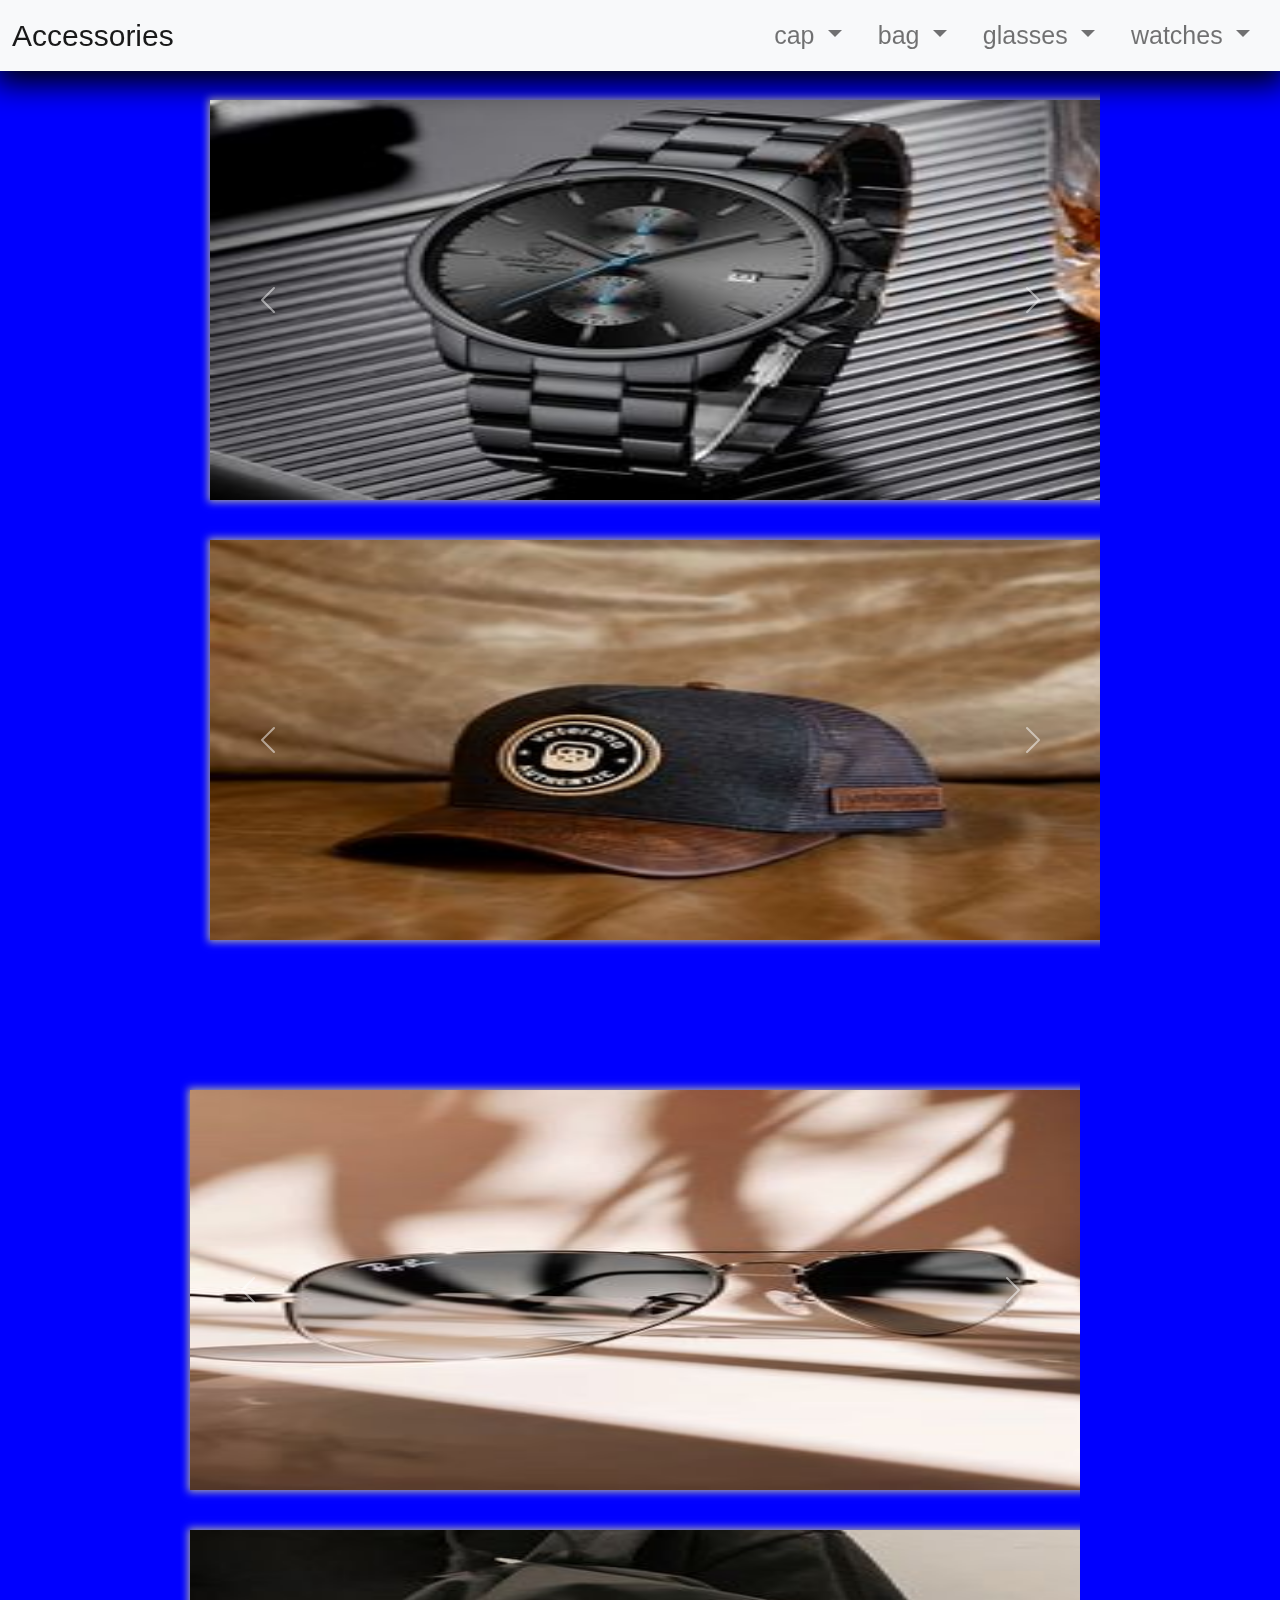
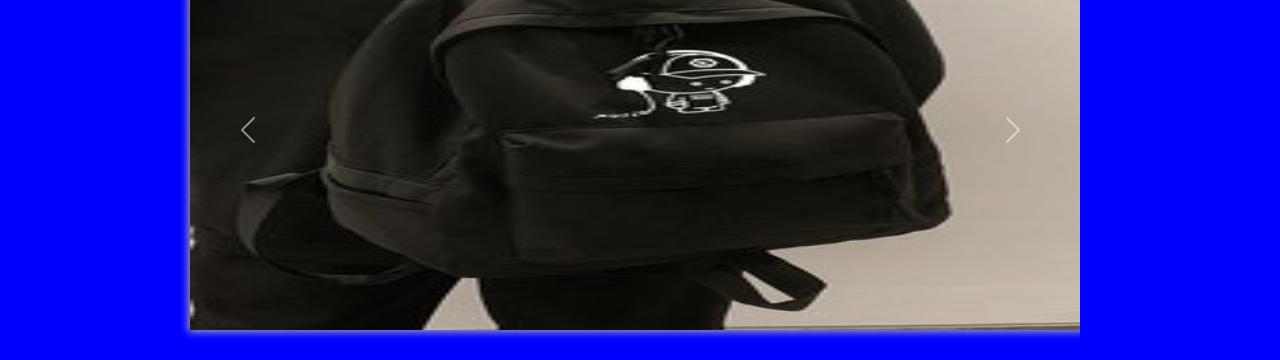
<file: index.html>
<!DOCTYPE html>
<html lang="en">
<head>
    <meta charset="UTF-8">
    <meta name="viewport" content="width=, initial-scale=1.0">
    <title>Accessories</title>
    <link rel="stylesheet" href="./styles/bootstrap.min.css">
    <link rel="stylesheet" href="./styles/Accessories.css">
</head>
<body>
  <!-- nav -->
    <section >
      <header>
        <nav class="navbar navbar-expand-lg navbar-light bg-light">
          <div class="container-fluid">
            <a class="navbar-brand" href="#">Accessories</a>
            <button class="navbar-toggler" type="button" data-bs-toggle="collapse" data-bs-target="#navbarNavDropdown" aria-controls="navbarNavDropdown" aria-expanded="false" aria-label="Toggle navigation">
              <span class="navbar-toggler-icon"></span>
            </button>
            <div class="collapse navbar-collapse" id="navbarNavDropdown">
              <ul class="navbar-nav ms-auto mb-2 mb-lg-0">
               
                
            <li class="nav-item dropdown">
              <a class="nav-link dropdown-toggle" href="#" id="navbarDropdown" role="button" data-bs-toggle="dropdown" aria-expanded="false">
               cap
              </a>
              <ul class="dropdown-menu" aria-labelledby="navbarDropdown">
                <li><a class="dropdown-item" href="./page/Youth cap.html" target="_blank">men</a></li>
                <li><hr class="dropdown-divider"></li>

                <li><a class="dropdown-item" href="./page/Women's cap.html" target="_blank">Women</a></li>
                <li><hr class="dropdown-divider"></li>
                <li><a class="dropdown-item" href="./page/Children's cap.html" target="_blank">Children</a></li>
              </ul>
            </li>

            
            <li class="nav-item dropdown">
              <a class="nav-link dropdown-toggle" href="#" id="navbarDropdown" role="button" data-bs-toggle="dropdown" aria-expanded="false">
                bag
              </a>
              <ul class="dropdown-menu" aria-labelledby="navbarDropdown">
                <li><a class="dropdown-item" href="./page/boy bags.html" target="_blank">men</a></li>
                <li><hr class="dropdown-divider"></li>

                <li><a class="dropdown-item" href="./page/Girls bags.html" target="_blank">Girls</a></li>
                <li><hr class="dropdown-divider"></li>
                <li><a class="dropdown-item" href="./page/Shoulder bags.html" target="_blank">Shoulder</a></li>
              </ul>
            </li>

            
            <li class="nav-item dropdown">
              <a class="nav-link dropdown-toggle" href="#" id="navbarDropdown" role="button" data-bs-toggle="dropdown" aria-expanded="false">
                glasses
              </a>
              <ul class="dropdown-menu" aria-labelledby="navbarDropdown">
                <li><a class="dropdown-item" href="./page/Men's glasses.html"  target="_blank">Men </a></li>
                
                <li><hr class="dropdown-divider"></li>
                <li><a class="dropdown-item" href="./page/women's glasses.html" target="_blank">women</a></li>
              </ul>
            </li>



            <li class="nav-item dropdown">
              <a class="nav-link dropdown-toggle" href="#" id="navbarDropdown" role="button" data-bs-toggle="dropdown" aria-expanded="false">
                watches
              </a>
              <ul class="dropdown-menu" aria-labelledby="navbarDropdown">
                <li><a class="dropdown-item" href="./page/Men's watches.html" target="_blank">Men</a></li>
                <li><hr class="dropdown-divider"></li>
                <li><a class="dropdown-item" href="./page/Women's watches.html" target="_blank">Women</a></li>
                <li><hr class="dropdown-divider"></li>
                <li><a class="dropdown-item" href="./page/Youth leather watches.html"  target="_blank">leather</a></li>
                <li><hr class="dropdown-divider"></li>
                <li><a class="dropdown-item" href="./page/Wall clocks.html" target="_blank">Wall</a></li>
              </ul>
            </li>
              </ul>
            </div>
          </div>
        </nav>
      </header>
        
    </section>
    <!-- section1 -->
    
<br><br><br><br><br>
 <section class="section1">
      <div id="carouselExampleControls2" class="carousel slide " data-bs-ride="carousel">
          <div class="carousel-inner">
            <div class="carousel-item active">
              <a href="page/Men's watches.html">
              <img src="img/watch/Men's watches/2.jpg" class="d-block w-100" alt="..."></a>
            </div>
            <div class="carousel-item">
              <a href="page/Wall clocks.html">
              <img src="img/watch/Wall clocks/41.jpg" class="d-block w-100" alt="..."></a>
            </div>
            <div class="carousel-item">
              <a href="page/Women's watches.html">
                <img src="img/watch/Women's watches/14.jpg" class="d-block w-100" alt="...">

              </a>
            </div>
            <div class="carousel-item">
              <a href="page/Youth leather watches.html">
                <img src="img/watch/Youth leather watches/q.jpg" class="d-block w-100" alt="...">

              </a>
            </div>
          </div>
          <button class="carousel-control-prev" type="button" data-bs-target="#carouselExampleControls2" data-bs-slide="prev">
            <span class="carousel-control-prev-icon" aria-hidden="true"></span>
            <span class="visually-hidden">Previous</span>
          </button>
          <button class="carousel-control-next" type="button" data-bs-target="#carouselExampleControls2" data-bs-slide="next">
            <span class="carousel-control-next-icon" aria-hidden="true"></span>
            <span class="visually-hidden">Next</span>
          </button>
        </div>
        <div id="carouselExampleControls1" class="carousel slide" data-bs-ride="carousel">
          <div class="carousel-inner">
            <div class="carousel-item active">
              <a href="page/Youth cap.html">
                <img src="img/cap/Youth cap/2.jpg" class="d-block w-100" alt="...">
              </a>
            </div>
            <div class="carousel-item">
              <a href="page/Women's cap.html">
                <img src="img/cap/Women's cap/3.jpg" class="d-block w-100" alt="...">

              </a>
            </div>
            
            <div class="carousel-item">
              <a href="page/Children's cap.html">
                <img src="img/cap/Children's cap/3.jpg" class="d-block w-100" alt="...">

              </a>
            </div>
          </div>
          <button class="carousel-control-prev" type="button" data-bs-target="#carouselExampleControls1" data-bs-slide="prev">
            <span class="carousel-control-prev-icon" aria-hidden="true"></span>
            <span class="visually-hidden">Previous</span>
          </button>
          <button class="carousel-control-next" type="button" data-bs-target="#carouselExampleControls1" data-bs-slide="next">
            <span class="carousel-control-next-icon" aria-hidden="true"></span>
            <span class="visually-hidden">Next</span>
          </button>
        </div>
  </section>
  
 <section class="section1">
  <div id="carouselExampleControls3" class="carousel slide" data-bs-ride="carousel">
      <div class="carousel-inner">
        
        <div class="carousel-item active">
          <a href="page/Men's glasses.html">
            <img src="img/glasses/Men's glasses/3.jpg" class="d-block w-100" alt="...">
          </a>
        </div>
        <div class="carousel-item">
          <a href="page/women's glasses.html">
            <img src="img/glasses/women's glasses/4.jpg" class="d-block w-100" alt="...">

          </a>
        </div>
       
      </div>
      <button class="carousel-control-prev" type="button" data-bs-target="#carouselExampleControls3" data-bs-slide="prev">
        <span class="carousel-control-prev-icon" aria-hidden="true"></span>
        <span class="visually-hidden">Previous</span>
      </button>
      <button class="carousel-control-next" type="button" data-bs-target="#carouselExampleControls3" data-bs-slide="next">
        <span class="carousel-control-next-icon" aria-hidden="true"></span>
        <span class="visually-hidden">Next</span>
      </button>
    </div>
    <div id="carouselExampleControls4" class="carousel slide" data-bs-ride="carousel">
      <div class="carousel-inner">
        <div class="carousel-item active">
          <a href="page/boy bags.html">
            <img src="img/bag/boy bags/1.jpg" class="d-block w-100" alt="...">

          </a>
        </div>
        <div class="carousel-item ">
          <a href="page/Girls bags.html">
            <img src="img/bag/Girls bags/2.jpg" class="d-block w-100" alt="...">

          </a>
        </div>
        <div class="carousel-item">
          <a href="page/Shoulder bags.html">
            <img src="img/bag/Shoulder bags/4.jpg" class="d-block w-100" alt="...">

          </a>
        </div>
      </div>
      <button class="carousel-control-prev" type="button" data-bs-target="#carouselExampleControls4" data-bs-slide="prev">
        <span class="carousel-control-prev-icon" aria-hidden="true"></span>
        <span class="visually-hidden">Previous</span>
      </button>
      <button class="carousel-control-next" type="button" data-bs-target="#carouselExampleControls4" data-bs-slide="next">
        <span class="carousel-control-next-icon" aria-hidden="true"></span>
        <span class="visually-hidden">Next</span>
      </button>
    </div>
 </section>



    
    <script src="./js/popper.min.js"></script>
    <script src="./js/bootstrap.min.js"></script>
    
</body>
</html>
</file>
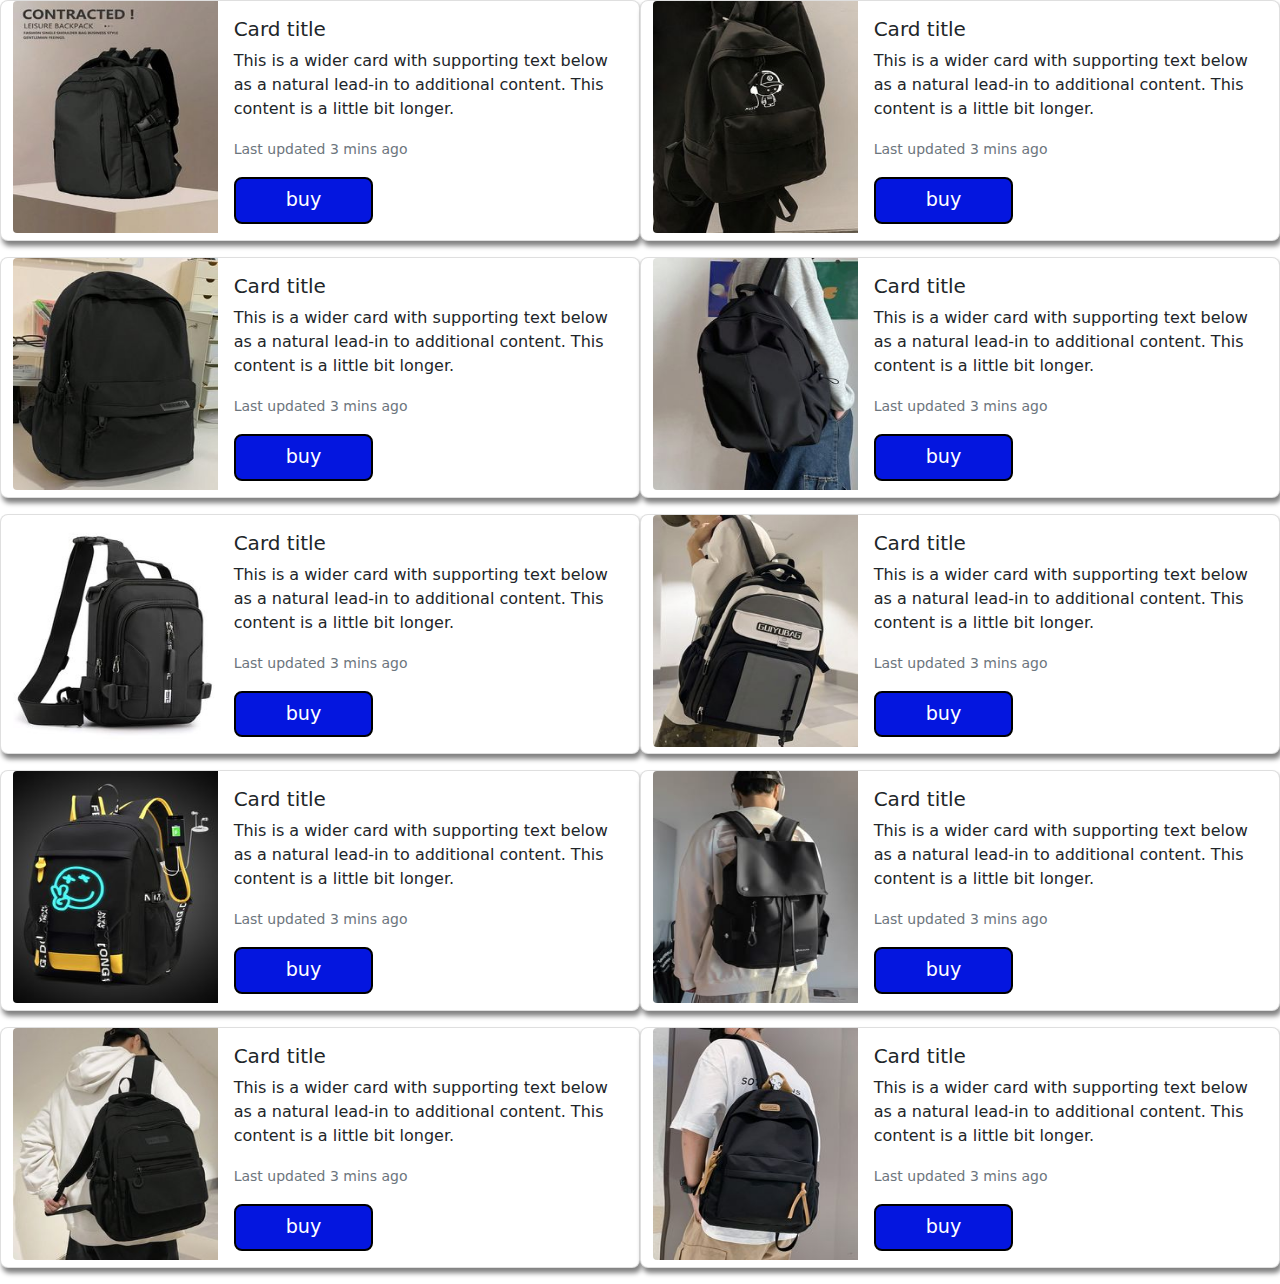
<file: page/boy bags.html>
<!DOCTYPE html>
<html lang="en">
<head>
    <meta charset="UTF-8">
    <meta name="viewport" content="width=device-width, initial-scale=1.0">
    <title>boy bags</title>

    
    <link rel="stylesheet" href="../styles/bootstrap.min.css">
    <link rel="stylesheet" href="../styles/boy bags.CSS">

</head>
<body>
    
    
    
  <section class="container-fluid">
    
    <div class="row">
      
    <div class="card mb-3 col-lg-6 col-md-6 col-sm-12">
      <div class="row g-0">
        <div class="col-md-4">
          <img src="../img/bag/boy bags/0.jpg" class="img-fluid rounded-start" alt="...">
        </div>
        <div class="col-md-8">
          <div class="card-body">
            <h5 class="card-title">Card title</h5>
            <p class="card-text">This is a wider card with supporting text below as a natural lead-in to additional content. This content is a little bit longer.</p>
            <p class="card-text"><small class="text-muted">Last updated 3 mins ago</small></p>
          <button>buy</button>
          </div>
        </div>
      </div>
      
    </div>
    
    <div class="card mb-3 col-lg-6 col-md-6 col-sm-12">
        <div class="row g-0">
          <div class="col-md-4">
            <img src="../img/bag/boy bags/1.jpg" class="img-fluid rounded-start" alt="...">
        </div>
          <div class="col-md-8">
            <div class="card-body">
              <h5 class="card-title">Card title</h5>
              <p class="card-text">This is a wider card with supporting text below as a natural lead-in to additional content. This content is a little bit longer.</p>
              <p class="card-text"><small class="text-muted">Last updated 3 mins ago</small></p>
            <button>buy</button>
            </div>
          </div>
        </div>
        
      </div>
      
      
    <div class="card mb-3 col-lg-6 col-md-6 col-sm-12">
      <div class="row g-0">
        <div class="col-md-4">
          <img src="../img/bag/boy bags/9.jpg" class="img-fluid rounded-start" alt="...">
        </div>
        <div class="col-md-8">
          <div class="card-body">
            <h5 class="card-title">Card title</h5>
            <p class="card-text">This is a wider card with supporting text below as a natural lead-in to additional content. This content is a little bit longer.</p>
            <p class="card-text"><small class="text-muted">Last updated 3 mins ago</small></p>
          <button>buy</button>
          </div>
        </div>
      </div>
      
    </div>
    
    <div class="card mb-3 col-lg-6 col-md-6 col-sm-12">
        <div class="row g-0">
          <div class="col-md-4">
            <img src="../img/bag/boy bags/8.jpg" class="img-fluid rounded-start" alt="...">
        </div>
          <div class="col-md-8">
            <div class="card-body">
              <h5 class="card-title">Card title</h5>
              <p class="card-text">This is a wider card with supporting text below as a natural lead-in to additional content. This content is a little bit longer.</p>
              <p class="card-text"><small class="text-muted">Last updated 3 mins ago</small></p>
            <button>buy</button>
            </div>
          </div>
        </div>
        
      </div>
      
      
    <div class="card mb-3 col-lg-6 col-md-6 col-sm-12">
      <div class="row g-0">
        <div class="col-md-4">
          <img src="../img/bag/boy bags/7.jpg" class="img-fluid rounded-start" alt="...">
        </div>
        <div class="col-md-8">
          <div class="card-body">
            <h5 class="card-title">Card title</h5>
            <p class="card-text">This is a wider card with supporting text below as a natural lead-in to additional content. This content is a little bit longer.</p>
            <p class="card-text"><small class="text-muted">Last updated 3 mins ago</small></p>
          <button>buy</button>
          </div>
        </div>
      </div>
      
    </div>
    
    <div class="card mb-3 col-lg-6 col-md-6 col-sm-12">
        <div class="row g-0">
          <div class="col-md-4">
            <img src="../img/bag/boy bags/6.jpg" class="img-fluid rounded-start" alt="...">
        </div>
          <div class="col-md-8">
            <div class="card-body">
              <h5 class="card-title">Card title</h5>
              <p class="card-text">This is a wider card with supporting text below as a natural lead-in to additional content. This content is a little bit longer.</p>
              <p class="card-text"><small class="text-muted">Last updated 3 mins ago</small></p>
            <button>buy</button>
            </div>
          </div>
        </div>
        
      </div>
      
      
    <div class="card mb-3 col-lg-6 col-md-6 col-sm-12">
      <div class="row g-0">
        <div class="col-md-4">
          <img src="../img/bag/boy bags/5.jpg" class="img-fluid rounded-start" alt="...">
        </div>
        <div class="col-md-8">
          <div class="card-body">
            <h5 class="card-title">Card title</h5>
            <p class="card-text">This is a wider card with supporting text below as a natural lead-in to additional content. This content is a little bit longer.</p>
            <p class="card-text"><small class="text-muted">Last updated 3 mins ago</small></p>
          <button>buy</button>
          </div>
        </div>
      </div>
      
    </div>
    
    <div class="card mb-3 col-lg-6 col-md-6 col-sm-12">
        <div class="row g-0">
          <div class="col-md-4">
            <img src="../img/bag/boy bags/4.jpg" class="img-fluid rounded-start" alt="...">
        </div>
          <div class="col-md-8">
            <div class="card-body">
              <h5 class="card-title">Card title</h5>
              <p class="card-text">This is a wider card with supporting text below as a natural lead-in to additional content. This content is a little bit longer.</p>
              <p class="card-text"><small class="text-muted">Last updated 3 mins ago</small></p>
            <button>buy</button>
            </div>
          </div>
        </div>
        
      </div>
      
      
    <div class="card mb-3 col-lg-6 col-md-6 col-sm-12">
      <div class="row g-0">
        <div class="col-md-4">
          <img src="../img/bag/boy bags/3.jpg" class="img-fluid rounded-start" alt="...">
        </div>
        <div class="col-md-8">
          <div class="card-body">
            <h5 class="card-title">Card title</h5>
            <p class="card-text">This is a wider card with supporting text below as a natural lead-in to additional content. This content is a little bit longer.</p>
            <p class="card-text"><small class="text-muted">Last updated 3 mins ago</small></p>
          <button>buy</button>
          </div>
        </div>
      </div>
      
    </div>
    
    <div class="card mb-3 col-lg-6 col-md-6 col-sm-12">
        <div class="row g-0">
          <div class="col-md-4">
            <img src="../img/bag/boy bags/2.jpg" class="img-fluid rounded-start" alt="...">
        </div>
          <div class="col-md-8">
            <div class="card-body">
              <h5 class="card-title">Card title</h5>
              <p class="card-text">This is a wider card with supporting text below as a natural lead-in to additional content. This content is a little bit longer.</p>
              <p class="card-text"><small class="text-muted">Last updated 3 mins ago</small></p>
            <button>buy</button>
            </div>
          </div>
        </div>
        
      </div>
      

    </div>
  </section>



    
    <script src="../js/popper.min.js"></script>
    <script src="../js/bootstrap.min.js"></script>
</body>
</html>
</file>
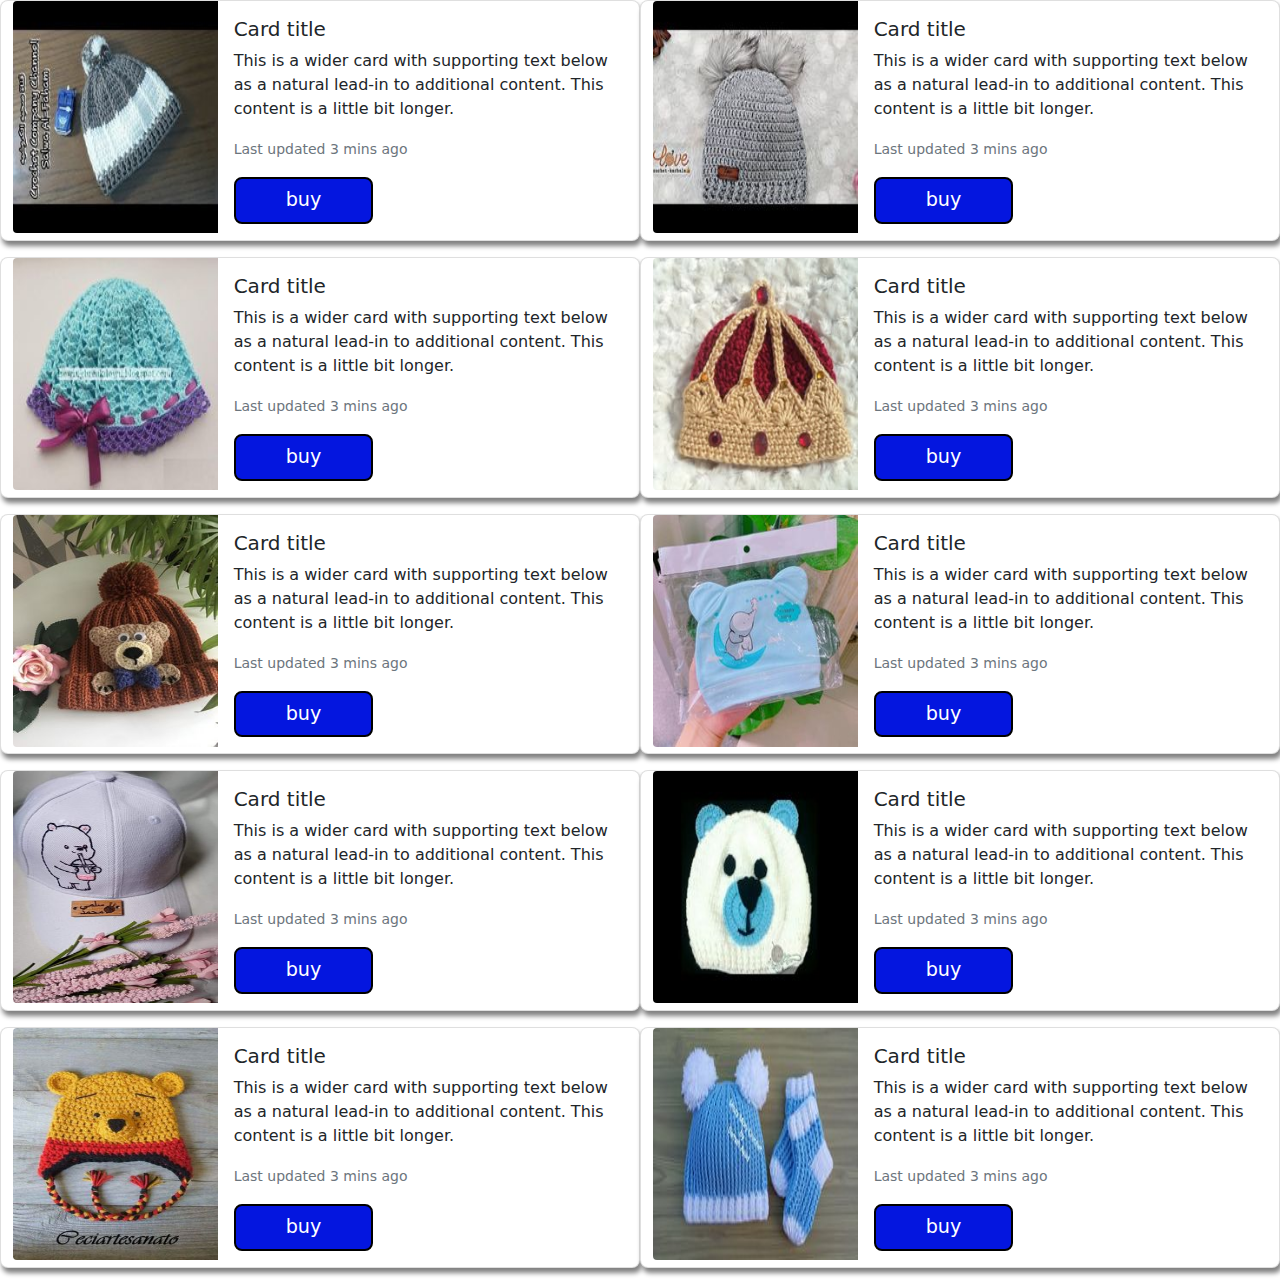
<file: page/Children's cap.html>
<!DOCTYPE html>
<html lang="en">
<head>
    <meta charset="UTF-8">
    <meta name="viewport" content="width=device-width, initial-scale=1.0">
    <title> Children's cap</title>
    
    <link rel="stylesheet" href="../styles/bootstrap.min.css">
    <link rel="stylesheet" href="../styles/Children's cap.css">

</head>
<body>
    <section class="container-fluid">
      
      <div class="row">
        
      <div class="card mb-3 col-lg-6 col-md-6 col-sm-12">
          <div class="row g-0">
            <div class="col-md-4">
                <img src="../img/cap/Children's cap/0.jpg" class="img-fluid rounded-start" alt="...">
            </div>
            <div class="col-md-8">
              <div class="card-body">
                <h5 class="card-title">Card title</h5>
                <p class="card-text">This is a wider card with supporting text below as a natural lead-in to additional content. This content is a little bit longer.</p>
                <p class="card-text"><small class="text-muted">Last updated 3 mins ago</small></p>
              <button>buy</button>
              </div>
            </div>
          </div>
          
        </div>
        
      <div class="card mb-3 col-lg-6 col-md-6 col-sm-12">
        <div class="row g-0">
          <div class="col-md-4">
              <img src="../img/cap/Children's cap/1.jpg" class="img-fluid rounded-start" alt="...">
          </div>
          <div class="col-md-8">
            <div class="card-body">
              <h5 class="card-title">Card title</h5>
              <p class="card-text">This is a wider card with supporting text below as a natural lead-in to additional content. This content is a little bit longer.</p>
              <p class="card-text"><small class="text-muted">Last updated 3 mins ago</small></p>
            <button>buy</button>
            </div>
          </div>
        </div>
        
      </div>
      
      
      <div class="card mb-3 col-lg-6 col-md-6 col-sm-12">
        <div class="row g-0">
          <div class="col-md-4">
              <img src="../img/cap/Children's cap/9.jpg" class="img-fluid rounded-start" alt="...">
          </div>
          <div class="col-md-8">
            <div class="card-body">
              <h5 class="card-title">Card title</h5>
              <p class="card-text">This is a wider card with supporting text below as a natural lead-in to additional content. This content is a little bit longer.</p>
              <p class="card-text"><small class="text-muted">Last updated 3 mins ago</small></p>
            <button>buy</button>
            </div>
          </div>
        </div>
        
      </div>
      
    <div class="card mb-3 col-lg-6 col-md-6 col-sm-12">
      <div class="row g-0">
        <div class="col-md-4">
            <img src="../img/cap/Children's cap/8.jpg" class="img-fluid rounded-start" alt="...">
        </div>
        <div class="col-md-8">
          <div class="card-body">
            <h5 class="card-title">Card title</h5>
            <p class="card-text">This is a wider card with supporting text below as a natural lead-in to additional content. This content is a little bit longer.</p>
            <p class="card-text"><small class="text-muted">Last updated 3 mins ago</small></p>
          <button>buy</button>
          </div>
        </div>
      </div>
      
    </div>
      <div class="card mb-3 col-lg-6 col-md-6 col-sm-12">
        <div class="row g-0">
          <div class="col-md-4">
              <img src="../img/cap/Children's cap/7.jpg" class="img-fluid rounded-start" alt="...">
          </div>
          <div class="col-md-8">
            <div class="card-body">
              <h5 class="card-title">Card title</h5>
              <p class="card-text">This is a wider card with supporting text below as a natural lead-in to additional content. This content is a little bit longer.</p>
              <p class="card-text"><small class="text-muted">Last updated 3 mins ago</small></p>
            <button>buy</button>
            </div>
          </div>
        </div>
        
      </div>
      
    <div class="card mb-3 col-lg-6 col-md-6 col-sm-12">
      <div class="row g-0">
        <div class="col-md-4">
            <img src="../img/cap/Children's cap/6.jpg" class="img-fluid rounded-start" alt="...">
        </div>
        <div class="col-md-8">
          <div class="card-body">
            <h5 class="card-title">Card title</h5>
            <p class="card-text">This is a wider card with supporting text below as a natural lead-in to additional content. This content is a little bit longer.</p>
            <p class="card-text"><small class="text-muted">Last updated 3 mins ago</small></p>
          <button>buy</button>
          </div>
        </div>
      </div>
      
    </div>
    
    <div class="card mb-3 col-lg-6 col-md-6 col-sm-12">
      <div class="row g-0">
        <div class="col-md-4">
            <img src="../img/cap/Children's cap/5.jpg" class="img-fluid rounded-start" alt="...">
        </div>
        <div class="col-md-8">
          <div class="card-body">
            <h5 class="card-title">Card title</h5>
            <p class="card-text">This is a wider card with supporting text below as a natural lead-in to additional content. This content is a little bit longer.</p>
            <p class="card-text"><small class="text-muted">Last updated 3 mins ago</small></p>
          <button>buy</button>
          </div>
        </div>
      </div>
      
    </div>
    
  <div class="card mb-3 col-lg-6 col-md-6 col-sm-12">
    <div class="row g-0">
      <div class="col-md-4">
          <img src="../img/cap/Children's cap/4.jpg" class="img-fluid rounded-start" alt="...">
      </div>
      <div class="col-md-8">
        <div class="card-body">
          <h5 class="card-title">Card title</h5>
          <p class="card-text">This is a wider card with supporting text below as a natural lead-in to additional content. This content is a little bit longer.</p>
          <p class="card-text"><small class="text-muted">Last updated 3 mins ago</small></p>
        <button>buy</button>
        </div>
      </div>
    </div>
    
  </div>
  
  <div class="card mb-3 col-lg-6 col-md-6 col-sm-12">
    <div class="row g-0">
      <div class="col-md-4">
          <img src="../img/cap/Children's cap/3.jpg" class="img-fluid rounded-start" alt="...">
      </div>
      <div class="col-md-8">
        <div class="card-body">
          <h5 class="card-title">Card title</h5>
          <p class="card-text">This is a wider card with supporting text below as a natural lead-in to additional content. This content is a little bit longer.</p>
          <p class="card-text"><small class="text-muted">Last updated 3 mins ago</small></p>
        <button>buy</button>
        </div>
      </div>
    </div>
    
  </div>
  
<div class="card mb-3 col-lg-6 col-md-6 col-sm-12">
  <div class="row g-0">
    <div class="col-md-4">
        <img src="../img/cap/Children's cap/2.jpg" class="img-fluid rounded-start" alt="...">
    </div>
    <div class="col-md-8">
      <div class="card-body">
        <h5 class="card-title">Card title</h5>
        <p class="card-text">This is a wider card with supporting text below as a natural lead-in to additional content. This content is a little bit longer.</p>
        <p class="card-text"><small class="text-muted">Last updated 3 mins ago</small></p>
      <button>buy</button>
      </div>
    </div>
  </div>
  
</div>
      
      </div>
    </section>
    <script src="../js/popper.min.js"></script>
    <script src="../js/bootstrap.min.js"></script>
</body>
</html>
</file>
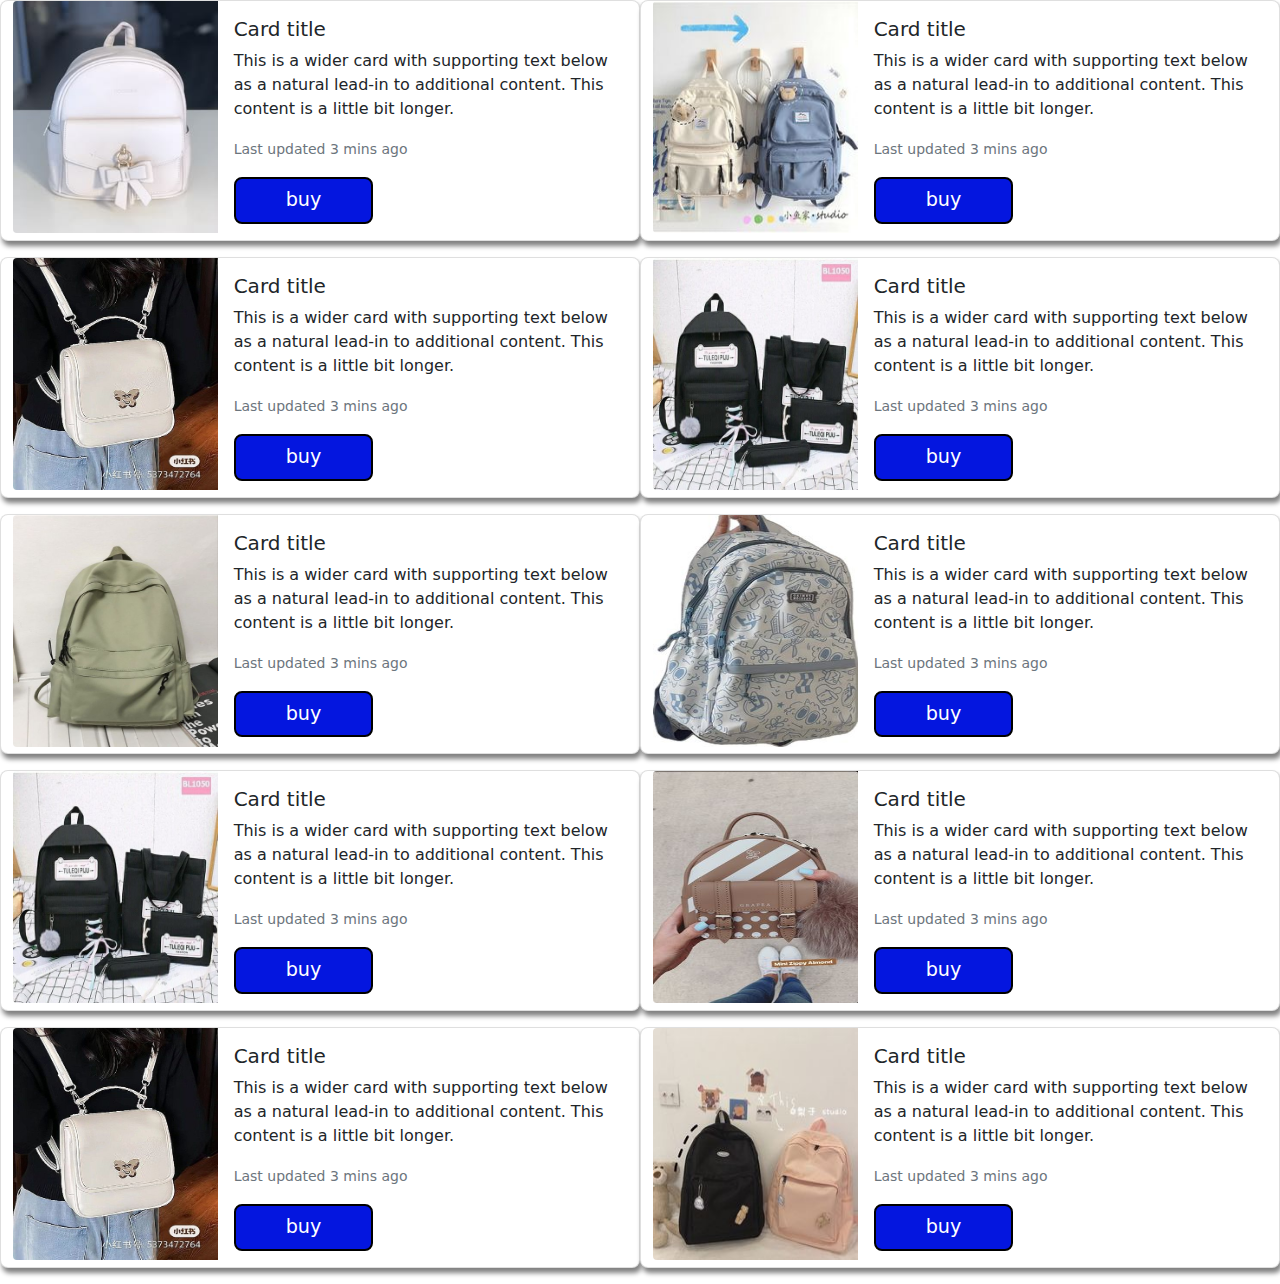
<file: page/Girls bags.html>
<!DOCTYPE html>
<html lang="en">
<head>
    <meta charset="UTF-8">
    <meta name="viewport" content="width=device-width, initial-scale=1.0">
    <title>Girls bags</title>
    
    <link rel="stylesheet" href="../styles/bootstrap.min.css">
    <link rel="stylesheet" href="../styles/Girls bags.css">

</head>
<body>
    
    
    
  <section class="container-fluid">
    
    <div class="row">
      
    <div class="card mb-3 col-lg-6 col-md-6 col-sm-12">
      <div class="row g-0">
        <div class="col-md-4">
          <img src="../img/bag/Girls bags/0.jpg" class="img-fluid rounded-start" alt="...">
        </div>
        <div class="col-md-8">
          <div class="card-body">
            <h5 class="card-title">Card title</h5>
            <p class="card-text">This is a wider card with supporting text below as a natural lead-in to additional content. This content is a little bit longer.</p>
            <p class="card-text"><small class="text-muted">Last updated 3 mins ago</small></p>
          <button>buy</button>
          </div>
        </div>
      </div>
      
    </div>
    
    <div class="card mb-3 col-lg-6 col-md-6 col-sm-12">
        <div class="row g-0">
          <div class="col-md-4">
            <img src="../img/bag/Girls bags/1.jpg" class="img-fluid rounded-start" alt="...">
        </div>
          <div class="col-md-8">
            <div class="card-body">
              <h5 class="card-title">Card title</h5>
              <p class="card-text">This is a wider card with supporting text below as a natural lead-in to additional content. This content is a little bit longer.</p>
              <p class="card-text"><small class="text-muted">Last updated 3 mins ago</small></p>
            <button>buy</button>
            </div>
          </div>
        </div>
        
      </div>
      <div class="card mb-3 col-lg-6 col-md-6 col-sm-12">
        <div class="row g-0">
          <div class="col-md-4">
            <img src="../img/bag/Girls bags/3.jpg" class="img-fluid rounded-start" alt="...">
          </div>
          <div class="col-md-8">
            <div class="card-body">
              <h5 class="card-title">Card title</h5>
              <p class="card-text">This is a wider card with supporting text below as a natural lead-in to additional content. This content is a little bit longer.</p>
              <p class="card-text"><small class="text-muted">Last updated 3 mins ago</small></p>
            <button>buy</button>
            </div>
          </div>
        </div>
        
      </div>
      
      <div class="card mb-3 col-lg-6 col-md-6 col-sm-12">
          <div class="row g-0">
            <div class="col-md-4">
              <img src="../img/bag/Girls bags/5.jpg" class="img-fluid rounded-start" alt="...">
          </div>
            <div class="col-md-8">
              <div class="card-body">
                <h5 class="card-title">Card title</h5>
                <p class="card-text">This is a wider card with supporting text below as a natural lead-in to additional content. This content is a little bit longer.</p>
                <p class="card-text"><small class="text-muted">Last updated 3 mins ago</small></p>
              <button>buy</button>
              </div>
            </div>
          </div>
          
        </div>
        <div class="card mb-3 col-lg-6 col-md-6 col-sm-12">
          <div class="row g-0">
            <div class="col-md-4">
              <img src="../img/bag/Girls bags/7.jpg" class="img-fluid rounded-start" alt="...">
            </div>
            <div class="col-md-8">
              <div class="card-body">
                <h5 class="card-title">Card title</h5>
                <p class="card-text">This is a wider card with supporting text below as a natural lead-in to additional content. This content is a little bit longer.</p>
                <p class="card-text"><small class="text-muted">Last updated 3 mins ago</small></p>
              <button>buy</button>
              </div>
            </div>
          </div>
          
        </div>
        
        <div class="card mb-3 col-lg-6 col-md-6 col-sm-12">
            <div class="row g-0">
              <div class="col-md-4">
                <img src="../img/bag/Girls bags/6.jpg" class="img-fluid rounded-start" alt="...">
            </div>
              <div class="col-md-8">
                <div class="card-body">
                  <h5 class="card-title">Card title</h5>
                  <p class="card-text">This is a wider card with supporting text below as a natural lead-in to additional content. This content is a little bit longer.</p>
                  <p class="card-text"><small class="text-muted">Last updated 3 mins ago</small></p>
                <button>buy</button>
                </div>
              </div>
            </div>
            
          </div>
          <div class="card mb-3 col-lg-6 col-md-6 col-sm-12">
            <div class="row g-0">
              <div class="col-md-4">
                <img src="../img/bag/Girls bags/5.jpg" class="img-fluid rounded-start" alt="...">
              </div>
              <div class="col-md-8">
                <div class="card-body">
                  <h5 class="card-title">Card title</h5>
                  <p class="card-text">This is a wider card with supporting text below as a natural lead-in to additional content. This content is a little bit longer.</p>
                  <p class="card-text"><small class="text-muted">Last updated 3 mins ago</small></p>
                <button>buy</button>
                </div>
              </div>
            </div>
            
          </div>
          
          <div class="card mb-3 col-lg-6 col-md-6 col-sm-12">
              <div class="row g-0">
                <div class="col-md-4">
                  <img src="../img/bag/Girls bags/4.jpg" class="img-fluid rounded-start" alt="...">
              </div>
                <div class="col-md-8">
                  <div class="card-body">
                    <h5 class="card-title">Card title</h5>
                    <p class="card-text">This is a wider card with supporting text below as a natural lead-in to additional content. This content is a little bit longer.</p>
                    <p class="card-text"><small class="text-muted">Last updated 3 mins ago</small></p>
                  <button>buy</button>
                  </div>
                </div>
              </div>
              
            </div>
            <div class="card mb-3 col-lg-6 col-md-6 col-sm-12">
              <div class="row g-0">
                <div class="col-md-4">
                  <img src="../img/bag/Girls bags/3.jpg" class="img-fluid rounded-start" alt="...">
                </div>
                <div class="col-md-8">
                  <div class="card-body">
                    <h5 class="card-title">Card title</h5>
                    <p class="card-text">This is a wider card with supporting text below as a natural lead-in to additional content. This content is a little bit longer.</p>
                    <p class="card-text"><small class="text-muted">Last updated 3 mins ago</small></p>
                  <button>buy</button>
                  </div>
                </div>
              </div>
              
            </div>
            
            <div class="card mb-3 col-lg-6 col-md-6 col-sm-12">
                <div class="row g-0">
                  <div class="col-md-4">
                    <img src="../img/bag/Girls bags/2.jpg" class="img-fluid rounded-start" alt="...">
                </div>
                  <div class="col-md-8">
                    <div class="card-body">
                      <h5 class="card-title">Card title</h5>
                      <p class="card-text">This is a wider card with supporting text below as a natural lead-in to additional content. This content is a little bit longer.</p>
                      <p class="card-text"><small class="text-muted">Last updated 3 mins ago</small></p>
                    <button>buy</button>
                    </div>
                  </div>
                </div>
                
              </div>
    </div>
  </section>
  <script src="../js/popper.min.js"></script>
  <script src="../js/bootstrap.min.js"></script>
</body>
</html>
</file>
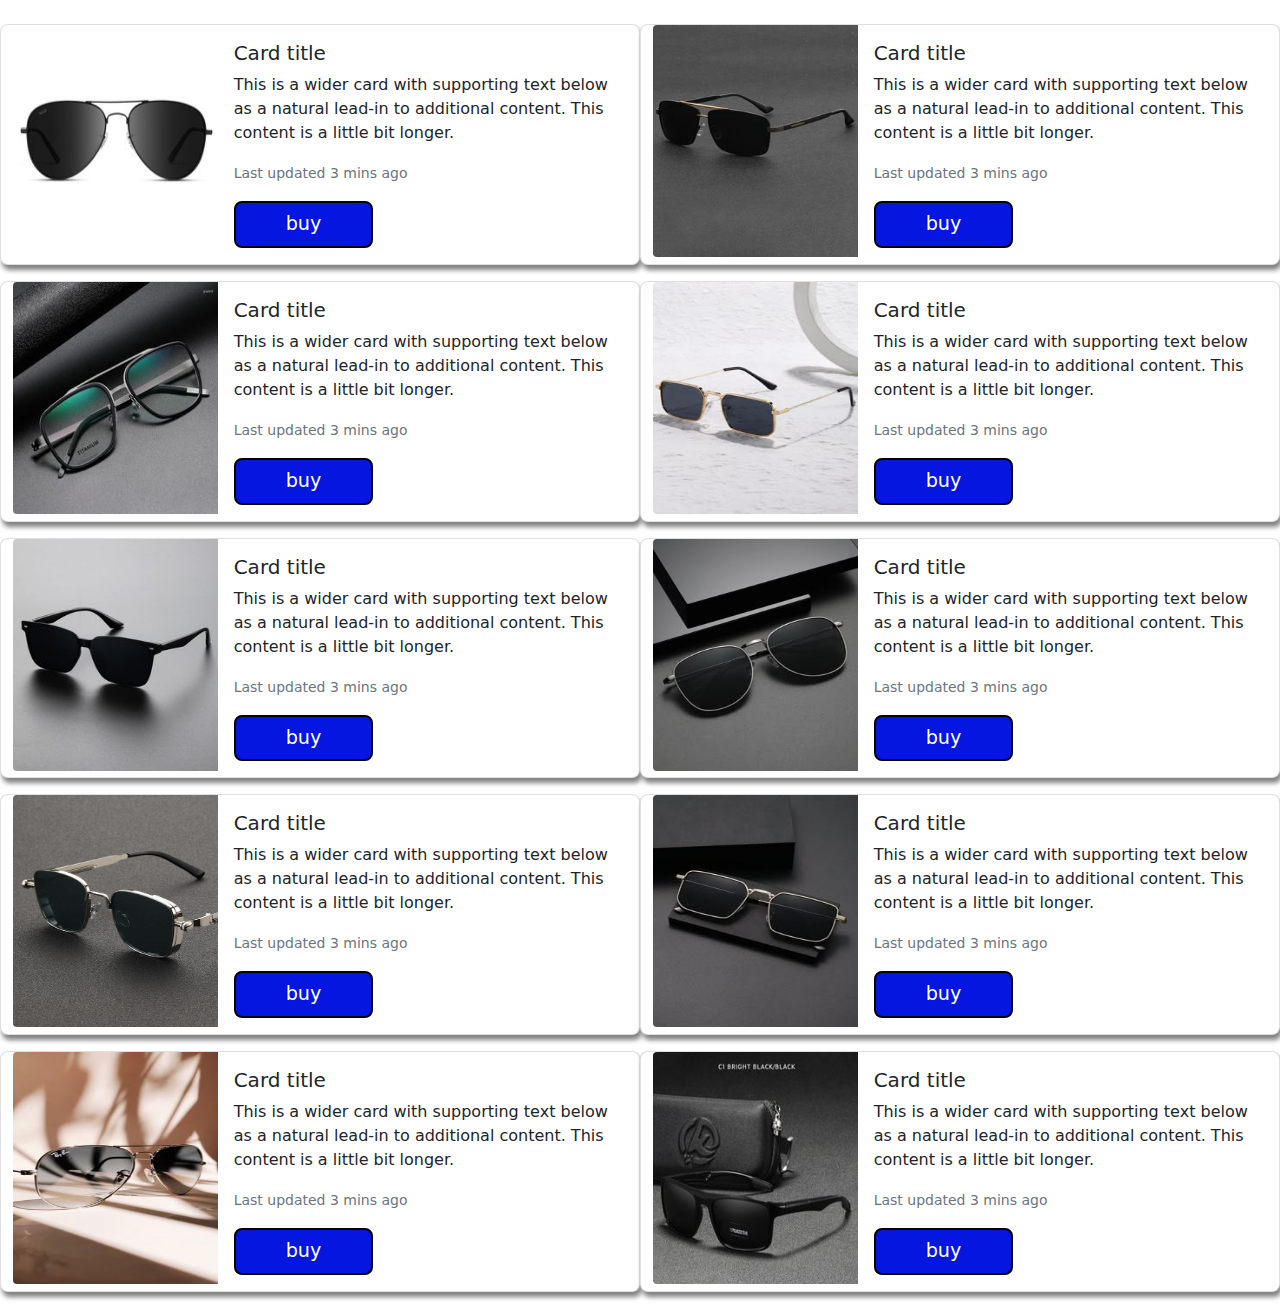
<file: page/Men's glasses.html>
<!DOCTYPE html>
<html lang="en">
<head>
    <meta charset="UTF-8">
    <meta name="viewport" content="width=device-width, initial-scale=1.0">
    <title>Men's glasses</title>
    <link rel="stylesheet" href="../styles/bootstrap.min.css">
    <link rel="stylesheet" href="../styles/Men's glasses.css">

</head>
<body>
  <br>
  <section class="container-fluid">
    
    <div class="row">
          
    <div class="card mb-3 col-lg-6  col-md-6 col-sm-12">
      <div class="row g-0">
        <div class="col-md-4">
          <img src="../img/glasses/Men's glasses/0.jpg" class="img-fluid rounded-start" alt="...">
        </div>
        <div class="col-md-8">
          <div class="card-body">
            <h5 class="card-title">Card title</h5>
            <p class="card-text">This is a wider card with supporting text below as a natural lead-in to additional content. This content is a little bit longer.</p>
            <p class="card-text"><small class="text-muted">Last updated 3 mins ago</small></p>
          <button>buy</button>
          </div>
        </div>
      </div>
      
    </div>

    <div class="card mb-3 col-lg-6  col-md-6 col-sm-12">
      <div class="row g-0">
        <div class="col-md-4">
          <img src="../img/glasses/Men's glasses/1.jpg" class="img-fluid rounded-start" alt="...">
        </div>
        <div class="col-md-8">
          <div class="card-body">
            <h5 class="card-title">Card title</h5>
            <p class="card-text">This is a wider card with supporting text below as a natural lead-in to additional content. This content is a little bit longer.</p>
            <p class="card-text"><small class="text-muted">Last updated 3 mins ago</small></p>
          <button>buy</button>
          </div>
        </div>
      </div>
      
    </div>
    
    <div class="card mb-3 col-lg-6  col-md-6 col-sm-12">
      <div class="row g-0">
        <div class="col-md-4">
          <img src="../img/glasses/Men's glasses/9.jpg" class="img-fluid rounded-start" alt="...">
        </div>
        <div class="col-md-8">
          <div class="card-body">
            <h5 class="card-title">Card title</h5>
            <p class="card-text">This is a wider card with supporting text below as a natural lead-in to additional content. This content is a little bit longer.</p>
            <p class="card-text"><small class="text-muted">Last updated 3 mins ago</small></p>
          <button>buy</button>
          </div>
        </div>
      </div>
      
    </div>

    <div class="card mb-3 col-lg-6  col-md-6 col-sm-12">
      <div class="row g-0">
        <div class="col-md-4">
          <img src="../img/glasses/Men's glasses/8.jpg" class="img-fluid rounded-start" alt="...">
        </div>
        <div class="col-md-8">
          <div class="card-body">
            <h5 class="card-title">Card title</h5>
            <p class="card-text">This is a wider card with supporting text below as a natural lead-in to additional content. This content is a little bit longer.</p>
            <p class="card-text"><small class="text-muted">Last updated 3 mins ago</small></p>
          <button>buy</button>
          </div>
        </div>
      </div>
      
    </div>
    
    <div class="card mb-3 col-lg-6  col-md-6 col-sm-12">
      <div class="row g-0">
        <div class="col-md-4">
          <img src="../img/glasses/Men's glasses/7.jpg" class="img-fluid rounded-start" alt="...">
        </div>
        <div class="col-md-8">
          <div class="card-body">
            <h5 class="card-title">Card title</h5>
            <p class="card-text">This is a wider card with supporting text below as a natural lead-in to additional content. This content is a little bit longer.</p>
            <p class="card-text"><small class="text-muted">Last updated 3 mins ago</small></p>
          <button>buy</button>
          </div>
        </div>
      </div>
      
    </div>

    <div class="card mb-3 col-lg-6  col-md-6 col-sm-12">
      <div class="row g-0">
        <div class="col-md-4">
          <img src="../img/glasses/Men's glasses/6.jpg" class="img-fluid rounded-start" alt="...">
        </div>
        <div class="col-md-8">
          <div class="card-body">
            <h5 class="card-title">Card title</h5>
            <p class="card-text">This is a wider card with supporting text below as a natural lead-in to additional content. This content is a little bit longer.</p>
            <p class="card-text"><small class="text-muted">Last updated 3 mins ago</small></p>
          <button>buy</button>
          </div>
        </div>
      </div>
      
    </div>
    
    <div class="card mb-3 col-lg-6  col-md-6 col-sm-12">
      <div class="row g-0">
        <div class="col-md-4">
          <img src="../img/glasses/Men's glasses/5.jpg" class="img-fluid rounded-start" alt="...">
        </div>
        <div class="col-md-8">
          <div class="card-body">
            <h5 class="card-title">Card title</h5>
            <p class="card-text">This is a wider card with supporting text below as a natural lead-in to additional content. This content is a little bit longer.</p>
            <p class="card-text"><small class="text-muted">Last updated 3 mins ago</small></p>
          <button>buy</button>
          </div>
        </div>
      </div>
      
    </div>

    <div class="card mb-3 col-lg-6  col-md-6 col-sm-12">
      <div class="row g-0">
        <div class="col-md-4">
          <img src="../img/glasses/Men's glasses/4.jpg" class="img-fluid rounded-start" alt="...">
        </div>
        <div class="col-md-8">
          <div class="card-body">
            <h5 class="card-title">Card title</h5>
            <p class="card-text">This is a wider card with supporting text below as a natural lead-in to additional content. This content is a little bit longer.</p>
            <p class="card-text"><small class="text-muted">Last updated 3 mins ago</small></p>
          <button>buy</button>
          </div>
        </div>
      </div>
      
    </div>
    
    <div class="card mb-3 col-lg-6  col-md-6 col-sm-12">
      <div class="row g-0">
        <div class="col-md-4">
          <img src="../img/glasses/Men's glasses/3.jpg" class="img-fluid rounded-start" alt="...">
        </div>
        <div class="col-md-8">
          <div class="card-body">
            <h5 class="card-title">Card title</h5>
            <p class="card-text">This is a wider card with supporting text below as a natural lead-in to additional content. This content is a little bit longer.</p>
            <p class="card-text"><small class="text-muted">Last updated 3 mins ago</small></p>
          <button>buy</button>
          </div>
        </div>
      </div>
      
    </div>

    <div class="card mb-3 col-lg-6  col-md-6 col-sm-12">
      <div class="row g-0">
        <div class="col-md-4">
          <img src="../img/glasses/Men's glasses/2.jpg" class="img-fluid rounded-start" alt="...">
        </div>
        <div class="col-md-8">
          <div class="card-body">
            <h5 class="card-title">Card title</h5>
            <p class="card-text">This is a wider card with supporting text below as a natural lead-in to additional content. This content is a little bit longer.</p>
            <p class="card-text"><small class="text-muted">Last updated 3 mins ago</small></p>
          <button>buy</button>
          </div>
        </div>
      </div>
      
    </div>
           
    
    
    </div>

  </section>


      <script src="../js/popper.min.js"></script>
      <script src="../js/bootstrap.min.js"></script>

</body>
</html>
</file>
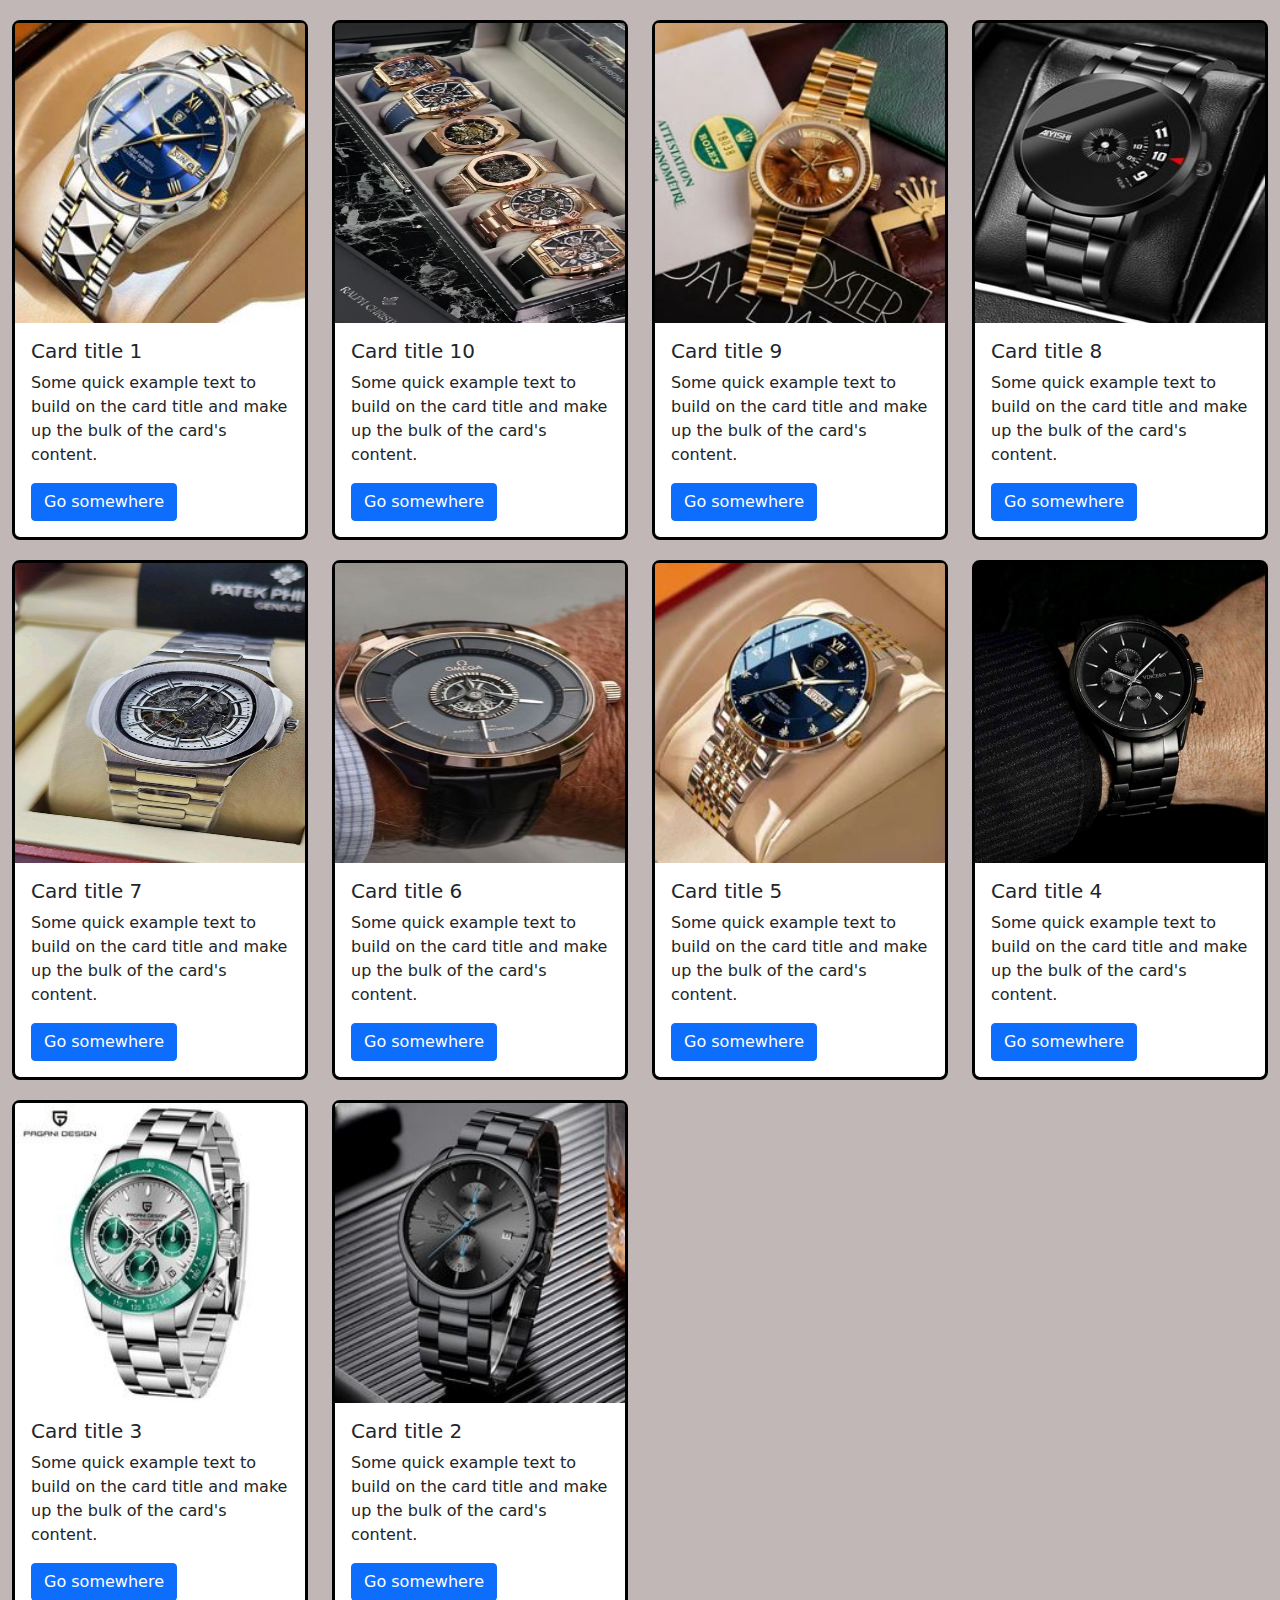
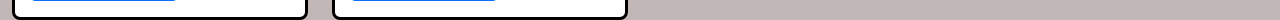
<file: page/Men's watches.html>
<!DOCTYPE html>
<html lang="en">
<head>
    <meta charset="UTF-8">
    <meta name="viewport" content="width=device-width, initial-scale=1.0">
    <title>Men's watches</title>
    <link rel="stylesheet" href="../styles/bootstrap.min.css">
    <link rel="stylesheet" href="../styles/Men's watches.css">
</head>
<body>
    
<section class="container-fluid">

  <div class="row">
    <div class="col-lg-3 col-md-6 col-sm-12">
      <div class="card">
        <img src="../img/watch/Men's watches/1.jpg" class="card-img-top" alt="...">
        <div class="card-body">
          <h5 class="card-title">Card title 1</h5>
          <p class="card-text">Some quick example text to build on the card title and make up the bulk of the card's content.</p>
          <a href="#" class="btn btn-primary">Go somewhere</a>
        </div>
      </div>
    </div>
    
    <div class="col-lg-3 col-md-6 col-sm-12">
      <div class="card">
        <img src="../img/watch/Men's watches/10.jpeg" class="card-img-top" alt="...">
        <div class="card-body">
          <h5 class="card-title">Card title 10</h5>
          <p class="card-text">Some quick example text to build on the card title and make up the bulk of the card's content.</p>
          <a href="#" class="btn btn-primary">Go somewhere</a>
        </div>
      </div>
    </div>
    <div class="col-lg-3 col-md-6 col-sm-12">
      <div class="card">
        <img src="../img/watch/Men's watches/9.jpg" class="card-img-top" alt="...">
        <div class="card-body">
          <h5 class="card-title">Card title 9</h5>
          <p class="card-text">Some quick example text to build on the card title and make up the bulk of the card's content.</p>
          <a href="#" class="btn btn-primary">Go somewhere</a>
        </div>
      </div>
    </div>
    
    <div class="col-lg-3 col-md-6 col-sm-12">
      <div class="card">
        <img src="../img/watch/Men's watches/8.jpg" class="card-img-top" alt="...">
        <div class="card-body">
          <h5 class="card-title">Card title 8</h5>
          <p class="card-text">Some quick example text to build on the card title and make up the bulk of the card's content.</p>
          <a href="#" class="btn btn-primary">Go somewhere</a>
        </div>
      </div>
    </div>
    
    <div class="col-lg-3 col-md-6 col-sm-12">
      <div class="card">
        <img src="../img/watch/Men's watches/7.jpg" class="card-img-top" alt="...">
        <div class="card-body">
          <h5 class="card-title">Card title 7</h5>
          <p class="card-text">Some quick example text to build on the card title and make up the bulk of the card's content.</p>
          <a href="#" class="btn btn-primary">Go somewhere</a>
        </div>
      </div>
    </div>
    
    <div class="col-lg-3 col-md-6 col-sm-12">
      <div class="card">
        <img src="../img/watch/Men's watches/6.jpg" class="card-img-top" alt="...">
        <div class="card-body">
          <h5 class="card-title">Card title 6</h5>
          <p class="card-text">Some quick example text to build on the card title and make up the bulk of the card's content.</p>
          <a href="#" class="btn btn-primary">Go somewhere</a>
        </div>
      </div>
    </div>
    
    <div class="col-lg-3 col-md-6 col-sm-12">
      <div class="card">
        <img src="../img/watch/Men's watches/5.jpg" class="card-img-top" alt="...">
        <div class="card-body">
          <h5 class="card-title">Card title 5</h5>
          <p class="card-text">Some quick example text to build on the card title and make up the bulk of the card's content.</p>
          <a href="#" class="btn btn-primary">Go somewhere</a>
        </div>
      </div>
    </div>
    
    <div class="col-lg-3 col-md-6 col-sm-12">
      <div class="card">
        <img src="../img/watch/Men's watches/4.jpg" class="card-img-top" alt="...">
        <div class="card-body">
          <h5 class="card-title">Card title 4</h5>
          <p class="card-text">Some quick example text to build on the card title and make up the bulk of the card's content.</p>
          <a href="#" class="btn btn-primary">Go somewhere</a>
        </div>
      </div>
    </div>
    
    <div class="col-lg-3 col-md-6 col-sm-12">
      <div class="card">
        <img src="../img/watch/Men's watches/3.jpg" class="card-img-top" alt="...">
        <div class="card-body">
          <h5 class="card-title">Card title 3</h5>
          <p class="card-text">Some quick example text to build on the card title and make up the bulk of the card's content.</p>
          <a href="#" class="btn btn-primary">Go somewhere</a>
        </div>
      </div>
    </div>
    
    <div class="col-lg-3 col-md-6 col-sm-12">
      <div class="card">
        <img src="../img/watch/Men's watches/2.jpg" class="card-img-top" alt="...">
        <div class="card-body">
          <h5 class="card-title">Card title 2</h5>
          <p class="card-text">Some quick example text to build on the card title and make up the bulk of the card's content.</p>
          <a href="#" class="btn btn-primary">Go somewhere</a>
        </div>
      </div>
    </div>
    
    
  </div>
</section>

 
    
    <script src="../js/popper.min.js"></script>
    <script src="../js/bootstrap.min.js"></script>
</body>
</html>
</file>
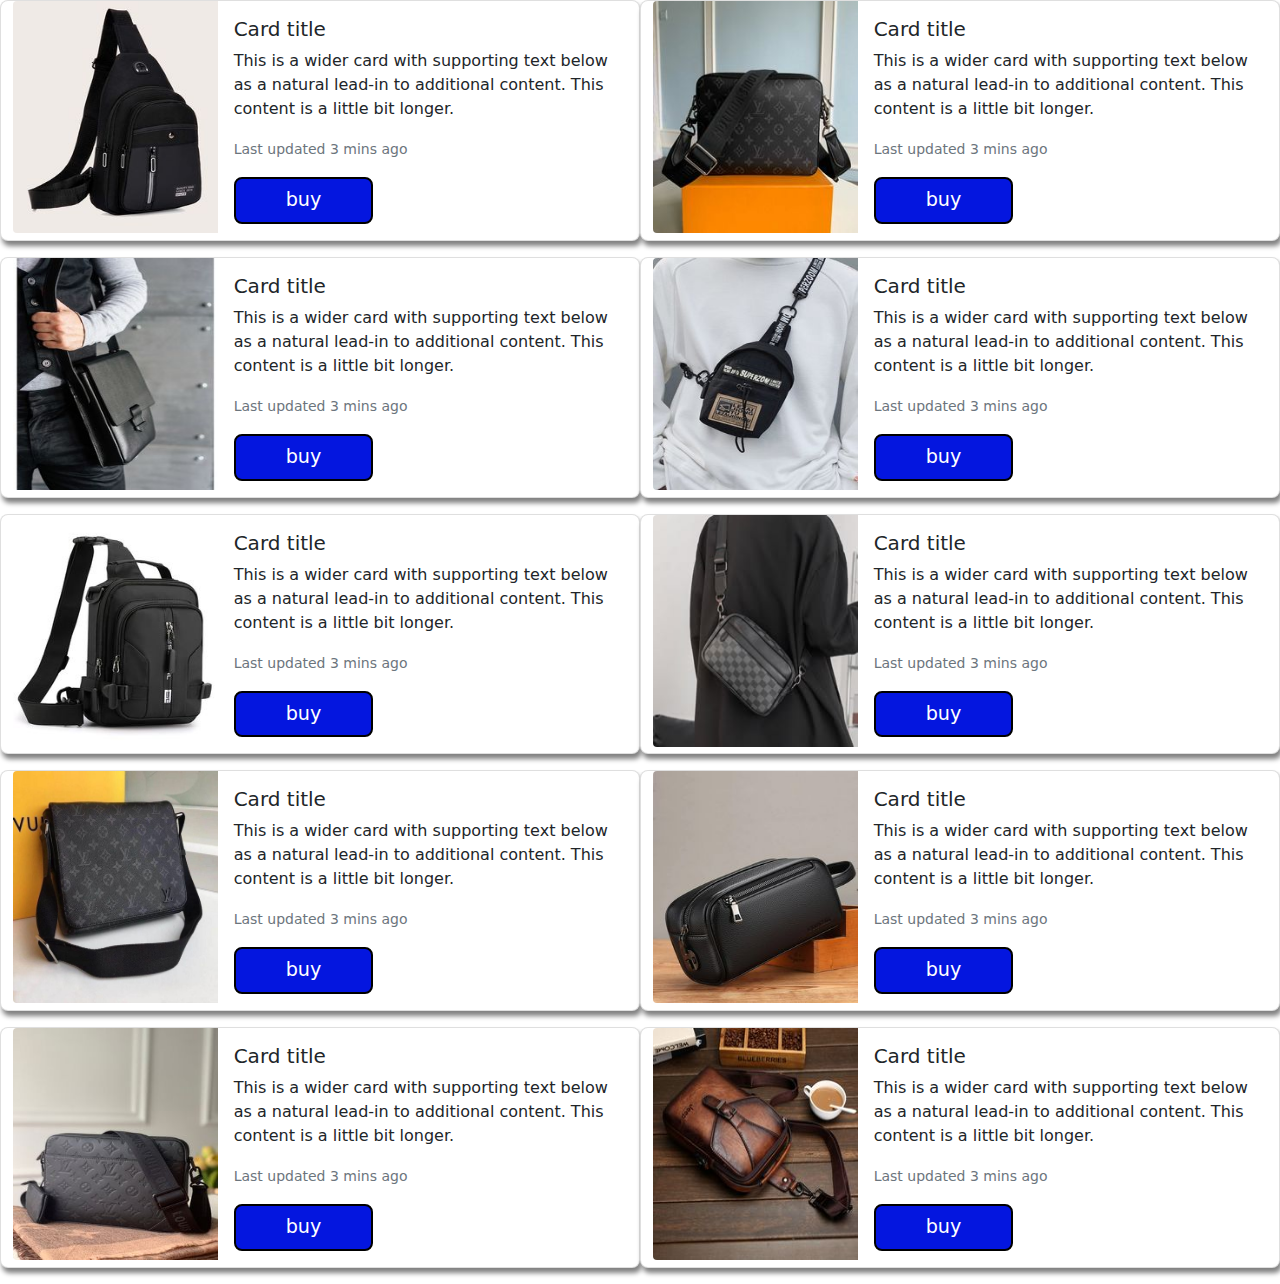
<file: page/Shoulder bags.html>
<!DOCTYPE html>
<html lang="en">
<head>
    <meta charset="UTF-8">
    <meta name="viewport" content="width=device-width, initial-scale=1.0">
    <title>Shoulder bags</title>
    <link rel="stylesheet" href="../styles/bootstrap.min.css">
    <link rel="stylesheet" href="../styles/Shoulder bags.css">

</head>
<body>
  <section class="container-fluid">
    
    <div class="row">
      
        
    <div class="card mb-3 col-lg-6 col-md-6 col-sm-12">
        <div class="row g-0">
          <div class="col-md-4">
            <img src="../img/bag/Shoulder bags/0.jpg" class="img-fluid rounded-start" alt="...">
          </div>
          <div class="col-md-8">
            <div class="card-body">
              <h5 class="card-title">Card title</h5>
              <p class="card-text">This is a wider card with supporting text below as a natural lead-in to additional content. This content is a little bit longer.</p>
              <p class="card-text"><small class="text-muted">Last updated 3 mins ago</small></p>
            <button>buy</button>
            </div>
          </div>
        </div>
        
      </div>
      
      <div class="card mb-3 col-lg-6 col-md-6 col-sm-12">
          <div class="row g-0">
            <div class="col-md-4">
              <img src="../img/bag/Shoulder bags/1.jpg" class="img-fluid rounded-start" alt="...">
          </div>
            <div class="col-md-8">
              <div class="card-body">
                <h5 class="card-title">Card title</h5>
                <p class="card-text">This is a wider card with supporting text below as a natural lead-in to additional content. This content is a little bit longer.</p>
                <p class="card-text"><small class="text-muted">Last updated 3 mins ago</small></p>
              <button>buy</button>
              </div>
            </div>
          </div>
          
        </div>
        <div class="card mb-3 col-lg-6 col-md-6 col-sm-12">
            <div class="row g-0">
              <div class="col-md-4">
                <img src="../img/bag/Shoulder bags/9.jpg" class="img-fluid rounded-start" alt="...">
              </div>
              <div class="col-md-8">
                <div class="card-body">
                  <h5 class="card-title">Card title</h5>
                  <p class="card-text">This is a wider card with supporting text below as a natural lead-in to additional content. This content is a little bit longer.</p>
                  <p class="card-text"><small class="text-muted">Last updated 3 mins ago</small></p>
                <button>buy</button>
                </div>
              </div>
            </div>
            
          </div>
          
          <div class="card mb-3 col-lg-6 col-md-6 col-sm-12">
              <div class="row g-0">
                <div class="col-md-4">
                  <img src="../img/bag/Shoulder bags/8.jpg" class="img-fluid rounded-start" alt="...">
              </div>
                <div class="col-md-8">
                  <div class="card-body">
                    <h5 class="card-title">Card title</h5>
                    <p class="card-text">This is a wider card with supporting text below as a natural lead-in to additional content. This content is a little bit longer.</p>
                    <p class="card-text"><small class="text-muted">Last updated 3 mins ago</small></p>
                  <button>buy</button>
                  </div>
                </div>
              </div>
              
            </div>
            <div class="card mb-3 col-lg-6 col-md-6 col-sm-12">
                <div class="row g-0">
                  <div class="col-md-4">
                    <img src="../img/bag/Shoulder bags/7.jpg" class="img-fluid rounded-start" alt="...">
                  </div>
                  <div class="col-md-8">
                    <div class="card-body">
                      <h5 class="card-title">Card title</h5>
                      <p class="card-text">This is a wider card with supporting text below as a natural lead-in to additional content. This content is a little bit longer.</p>
                      <p class="card-text"><small class="text-muted">Last updated 3 mins ago</small></p>
                    <button>buy</button>
                    </div>
                  </div>
                </div>
                
              </div>
              
              <div class="card mb-3 col-lg-6 col-md-6 col-sm-12">
                  <div class="row g-0">
                    <div class="col-md-4">
                      <img src="../img/bag/Shoulder bags/6.jpg" class="img-fluid rounded-start" alt="...">
                  </div>
                    <div class="col-md-8">
                      <div class="card-body">
                        <h5 class="card-title">Card title</h5>
                        <p class="card-text">This is a wider card with supporting text below as a natural lead-in to additional content. This content is a little bit longer.</p>
                        <p class="card-text"><small class="text-muted">Last updated 3 mins ago</small></p>
                      <button>buy</button>
                      </div>
                    </div>
                  </div>
                  
                </div>
                <div class="card mb-3 col-lg-6 col-md-6 col-sm-12">
                    <div class="row g-0">
                      <div class="col-md-4">
                        <img src="../img/bag/Shoulder bags/5.jpg" class="img-fluid rounded-start" alt="...">
                      </div>
                      <div class="col-md-8">
                        <div class="card-body">
                          <h5 class="card-title">Card title</h5>
                          <p class="card-text">This is a wider card with supporting text below as a natural lead-in to additional content. This content is a little bit longer.</p>
                          <p class="card-text"><small class="text-muted">Last updated 3 mins ago</small></p>
                        <button>buy</button>
                        </div>
                      </div>
                    </div>
                    
                  </div>
                  
                  <div class="card mb-3 col-lg-6 col-md-6 col-sm-12">
                      <div class="row g-0">
                        <div class="col-md-4">
                          <img src="../img/bag/Shoulder bags/4.jpg" class="img-fluid rounded-start" alt="...">
                      </div>
                        <div class="col-md-8">
                          <div class="card-body">
                            <h5 class="card-title">Card title</h5>
                            <p class="card-text">This is a wider card with supporting text below as a natural lead-in to additional content. This content is a little bit longer.</p>
                            <p class="card-text"><small class="text-muted">Last updated 3 mins ago</small></p>
                          <button>buy</button>
                          </div>
                        </div>
                      </div>
                      
                    </div>
                    <div class="card mb-3 col-lg-6 col-md-6 col-sm-12">
                        <div class="row g-0">
                          <div class="col-md-4">
                            <img src="../img/bag/Shoulder bags/3.jpg" class="img-fluid rounded-start" alt="...">
                          </div>
                          <div class="col-md-8">
                            <div class="card-body">
                              <h5 class="card-title">Card title</h5>
                              <p class="card-text">This is a wider card with supporting text below as a natural lead-in to additional content. This content is a little bit longer.</p>
                              <p class="card-text"><small class="text-muted">Last updated 3 mins ago</small></p>
                            <button>buy</button>
                            </div>
                          </div>
                        </div>
                        
                      </div>
                      
                      <div class="card mb-3 col-lg-6 col-md-6 col-sm-12">
                          <div class="row g-0">
                            <div class="col-md-4">
                              <img src="../img/bag/Shoulder bags/2.jpg" class="img-fluid rounded-start" alt="...">
                          </div>
                            <div class="col-md-8">
                              <div class="card-body">
                                <h5 class="card-title">Card title</h5>
                                <p class="card-text">This is a wider card with supporting text below as a natural lead-in to additional content. This content is a little bit longer.</p>
                                <p class="card-text"><small class="text-muted">Last updated 3 mins ago</small></p>
                              <button>buy</button>
                              </div>
                            </div>
                          </div>
                          
                        </div>
        
    </div>
  </section>

  
  <script src="../js/popper.min.js"></script>
  <script src="../js/bootstrap.min.js"></script>
</body>
</html>
</file>
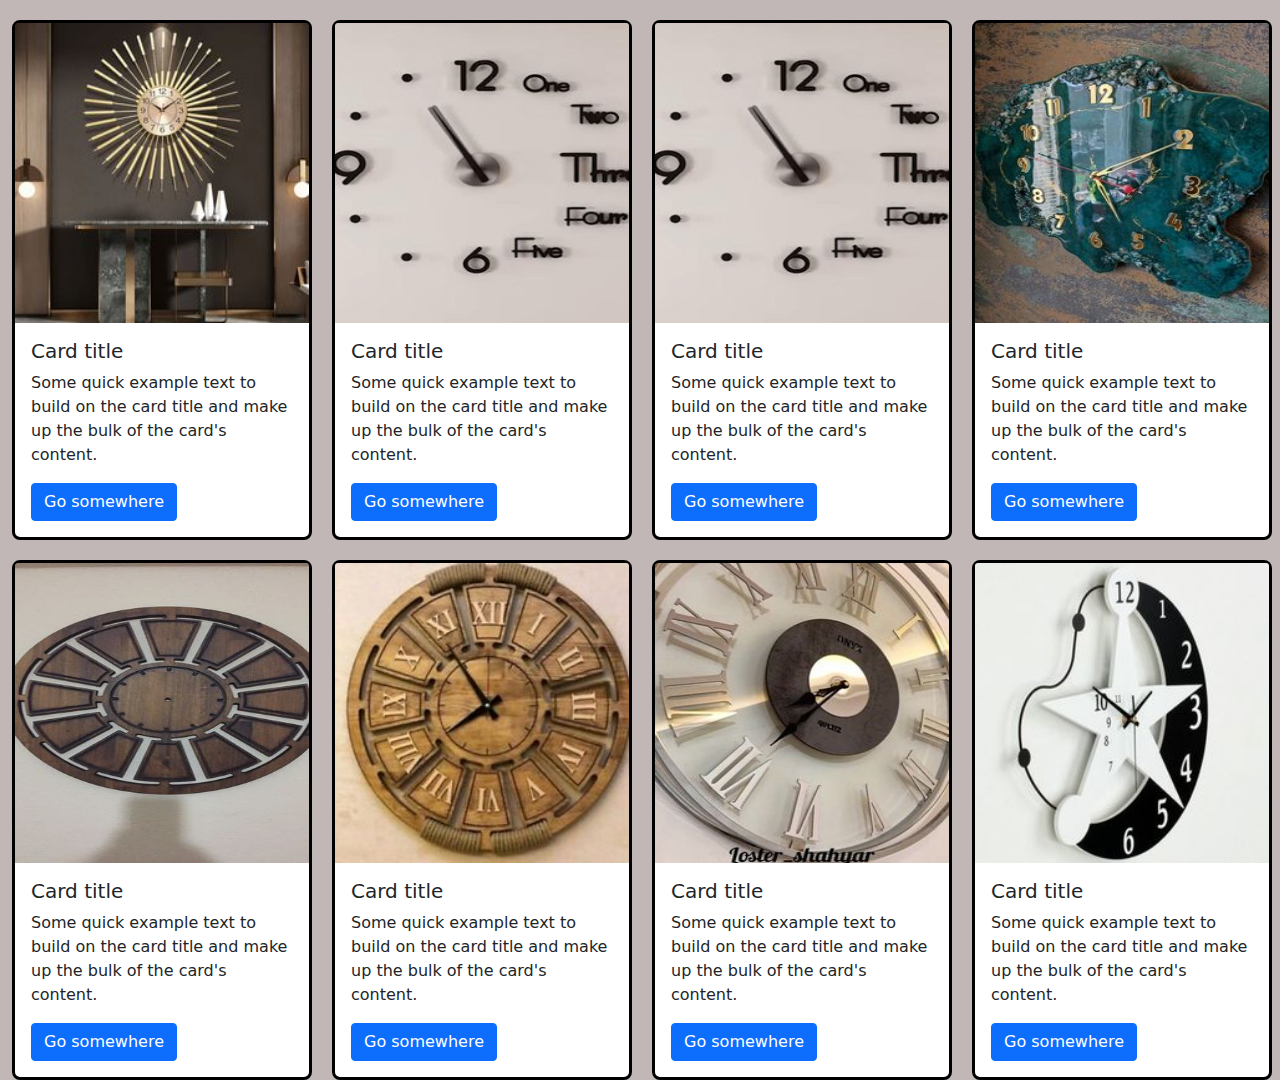
<file: page/Wall clocks.html>
<!DOCTYPE html>
<html lang="en">
<head>
    <meta charset="UTF-8">
    <meta name="viewport" content="width=device-width, initial-scale=1.0">
    <title>Wall clocks</title>
    
    <link rel="stylesheet" href="../styles/bootstrap.min.css">
    <link rel="stylesheet" href="../styles/Wall clocks.css">
</head>
<body>
  <section class="container-fluid">
    <div class="row">
      <div class="col-lg-3 col-md-6 col-sm-12">
        <div class="card">
          <img src="../img/watch/Wall clocks/40.jpg" class="card-img-top" alt="...">
          <div class="card-body">
            <h5 class="card-title">Card title</h5>
            <p class="card-text">Some quick example text to build on the card title and make up the bulk of the card's content.</p>
            <a href="#" class="btn btn-primary">Go somewhere</a>
          </div>
        </div>
      </div>
      <div class="col-lg-3 col-md-6 col-sm-12">
        <div class="card">
          <img src="../img/watch/Wall clocks/41.jpg" class="card-img-top" alt="...">
          <div class="card-body">
            <h5 class="card-title">Card title</h5>
            <p class="card-text">Some quick example text to build on the card title and make up the bulk of the card's content.</p>
            <a href="#" class="btn btn-primary">Go somewhere</a>
          </div>
        </div>
      </div>
      
      <div class="col-lg-3 col-md-6 col-sm-12">
        <div class="card">
          <img src="../img/watch/Wall clocks/41.jpg" class="card-img-top" alt="...">
          <div class="card-body">
            <h5 class="card-title">Card title</h5>
            <p class="card-text">Some quick example text to build on the card title and make up the bulk of the card's content.</p>
            <a href="#" class="btn btn-primary">Go somewhere</a>
          </div>
        </div>
      </div>
      <div class="col-lg-3 col-md-6 col-sm-12">
        <div class="card">
          <img src="../img/watch/Wall clocks/46.jpg" class="card-img-top" alt="...">
          <div class="card-body">
            <h5 class="card-title">Card title</h5>
            <p class="card-text">Some quick example text to build on the card title and make up the bulk of the card's content.</p>
            <a href="#" class="btn btn-primary">Go somewhere</a>
          </div>
        </div>
      </div>
      <div class="col-lg-3 col-md-6 col-sm-12">
        <div class="card">
          <img src="../img/watch/Wall clocks/45.jpg" class="card-img-top" alt="...">
          <div class="card-body">
            <h5 class="card-title">Card title</h5>
            <p class="card-text">Some quick example text to build on the card title and make up the bulk of the card's content.</p>
            <a href="#" class="btn btn-primary">Go somewhere</a>
          </div>
        </div>
      </div>
      <div class="col-lg-3 col-md-6 col-sm-12">
        <div class="card">
          <img src="../img/watch/Wall clocks/44.jpg" class="card-img-top" alt="...">
          <div class="card-body">
            <h5 class="card-title">Card title</h5>
            <p class="card-text">Some quick example text to build on the card title and make up the bulk of the card's content.</p>
            <a href="#" class="btn btn-primary">Go somewhere</a>
          </div>
        </div>
      </div>
      <div class="col-lg-3 col-md-6 col-sm-12">
        <div class="card">
          <img src="../img/watch/Wall clocks/43.jpg" class="card-img-top" alt="...">
          <div class="card-body">
            <h5 class="card-title">Card title</h5>
            <p class="card-text">Some quick example text to build on the card title and make up the bulk of the card's content.</p>
            <a href="#" class="btn btn-primary">Go somewhere</a>
          </div>
        </div>
      </div>
      <div class="col-lg-3 col-md-6 col-sm-12">
        <div class="card">
          <img src="../img/watch/Wall clocks/42.jpg" class="card-img-top" alt="...">
          <div class="card-body">
            <h5 class="card-title">Card title</h5>
            <p class="card-text">Some quick example text to build on the card title and make up the bulk of the card's content.</p>
            <a href="#" class="btn btn-primary">Go somewhere</a>
          </div>
        </div>
      </div>
      
  </div>


  </section>
        
    
    <script src="../js/popper.min.js"></script>
    <script src="../js/bootstrap.min.js"></script>
</body>
</html>
</file>
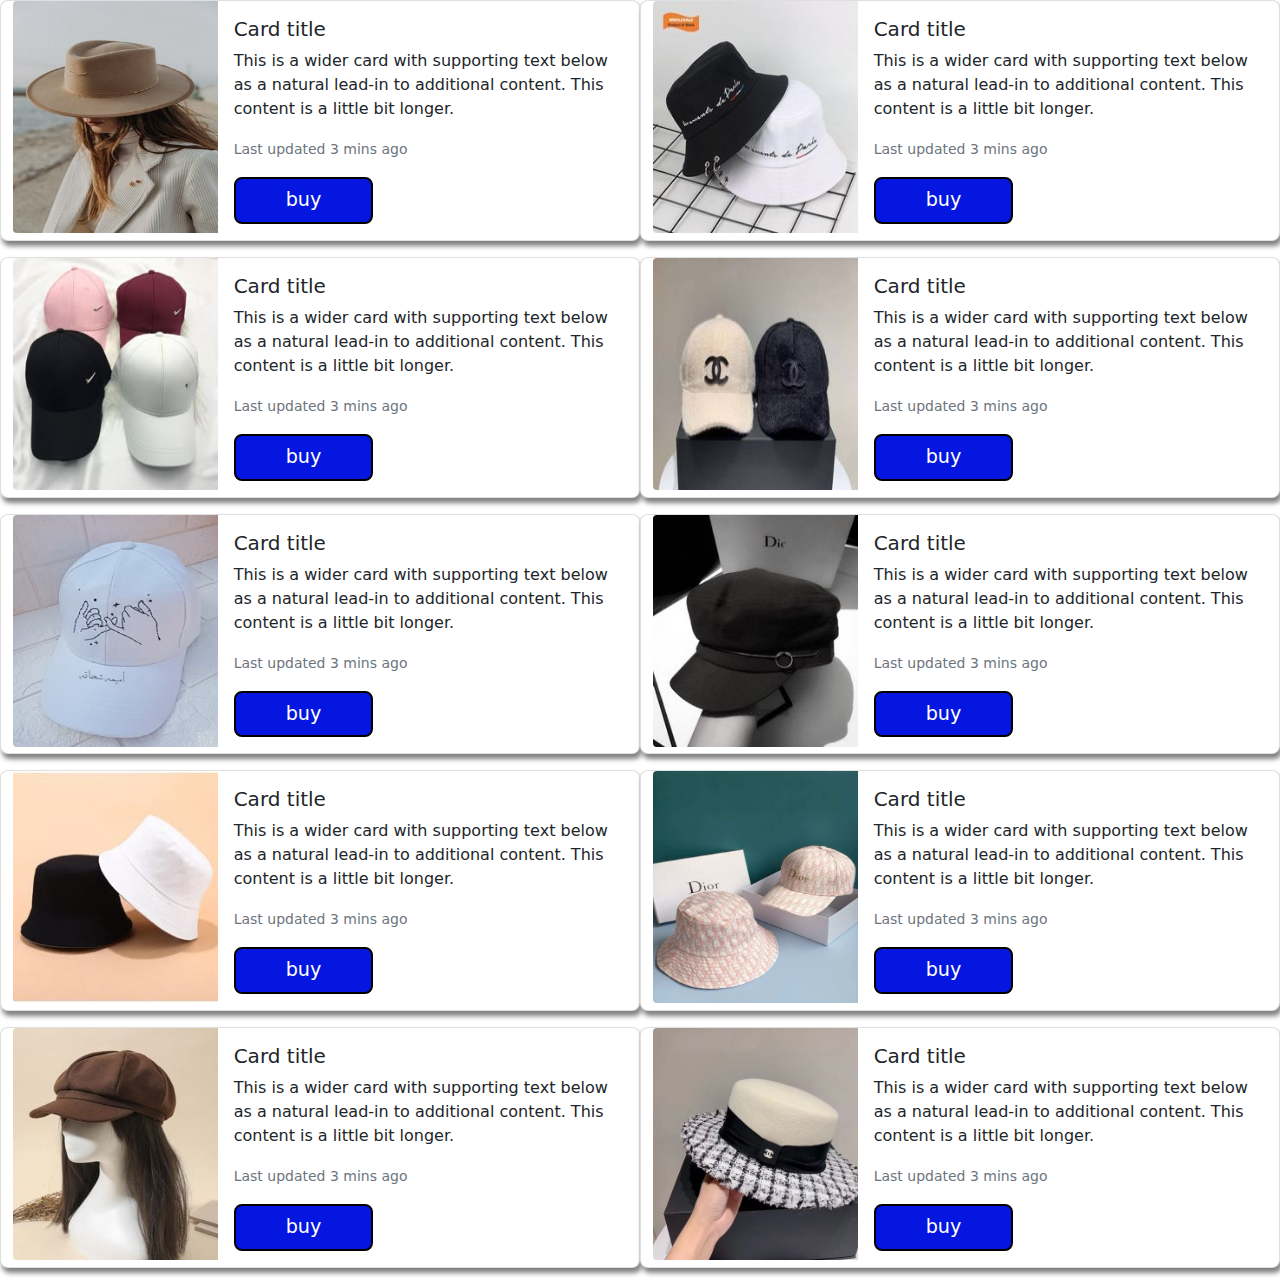
<file: page/Women's cap.html>
<!DOCTYPE html>
<html lang="en">
<head>
    <meta charset="UTF-8">
    <meta name="viewport" content="width=device-width, initial-scale=1.0">
    <title> Women's cap</title>
    <link rel="stylesheet" href="../styles/bootstrap.min.css">
    <link rel="stylesheet" href="../styles/Women's cap.css">

</head>
<body>
    
    
    
  <section class="container-fluid">
    
    <div class="row">
      
    <div class="card mb-3 col-lg-6 col-md-6 col-sm-12">
      <div class="row g-0">
        <div class="col-md-4">
            <img src="../img/cap/Women's cap/0.jpg" class="img-fluid rounded-start" alt="...">
        </div>
        <div class="col-md-8">
          <div class="card-body">
            <h5 class="card-title">Card title</h5>
            <p class="card-text">This is a wider card with supporting text below as a natural lead-in to additional content. This content is a little bit longer.</p>
            <p class="card-text"><small class="text-muted">Last updated 3 mins ago</small></p>
          <button>buy</button>
          </div>
        </div>
      </div>
      
    </div>

    <div class="card mb-3 col-lg-6 col-md-6 col-sm-12">
      <div class="row g-0">
        <div class="col-md-4">
            <img src="../img/cap/Women's cap/1.jpg" class="img-fluid rounded-start" alt="...">
        </div>
        <div class="col-md-8">
          <div class="card-body">
            <h5 class="card-title">Card title</h5>
            <p class="card-text">This is a wider card with supporting text below as a natural lead-in to additional content. This content is a little bit longer.</p>
            <p class="card-text"><small class="text-muted">Last updated 3 mins ago</small></p>
          <button>buy</button>
          </div>
        </div>
      </div>
      
    </div>
    
    <div class="card mb-3 col-lg-6 col-md-6 col-sm-12">
      <div class="row g-0">
        <div class="col-md-4">
            <img src="../img/cap/Women's cap/9.jpg" class="img-fluid rounded-start" alt="...">
        </div>
        <div class="col-md-8">
          <div class="card-body">
            <h5 class="card-title">Card title</h5>
            <p class="card-text">This is a wider card with supporting text below as a natural lead-in to additional content. This content is a little bit longer.</p>
            <p class="card-text"><small class="text-muted">Last updated 3 mins ago</small></p>
          <button>buy</button>
          </div>
        </div>
      </div>
      
    </div>

    <div class="card mb-3 col-lg-6 col-md-6 col-sm-12">
      <div class="row g-0">
        <div class="col-md-4">
            <img src="../img/cap/Women's cap/8.jpg" class="img-fluid rounded-start" alt="...">
        </div>
        <div class="col-md-8">
          <div class="card-body">
            <h5 class="card-title">Card title</h5>
            <p class="card-text">This is a wider card with supporting text below as a natural lead-in to additional content. This content is a little bit longer.</p>
            <p class="card-text"><small class="text-muted">Last updated 3 mins ago</small></p>
          <button>buy</button>
          </div>
        </div>
      </div>
      
    </div>
    
    <div class="card mb-3 col-lg-6 col-md-6 col-sm-12">
      <div class="row g-0">
        <div class="col-md-4">
            <img src="../img/cap/Women's cap/7.jpg" class="img-fluid rounded-start" alt="...">
        </div>
        <div class="col-md-8">
          <div class="card-body">
            <h5 class="card-title">Card title</h5>
            <p class="card-text">This is a wider card with supporting text below as a natural lead-in to additional content. This content is a little bit longer.</p>
            <p class="card-text"><small class="text-muted">Last updated 3 mins ago</small></p>
          <button>buy</button>
          </div>
        </div>
      </div>
      
    </div>

    <div class="card mb-3 col-lg-6 col-md-6 col-sm-12">
      <div class="row g-0">
        <div class="col-md-4">
            <img src="../img/cap/Women's cap/6.jpg" class="img-fluid rounded-start" alt="...">
        </div>
        <div class="col-md-8">
          <div class="card-body">
            <h5 class="card-title">Card title</h5>
            <p class="card-text">This is a wider card with supporting text below as a natural lead-in to additional content. This content is a little bit longer.</p>
            <p class="card-text"><small class="text-muted">Last updated 3 mins ago</small></p>
          <button>buy</button>
          </div>
        </div>
      </div>
      
    </div>
    
    <div class="card mb-3 col-lg-6 col-md-6 col-sm-12">
      <div class="row g-0">
        <div class="col-md-4">
            <img src="../img/cap/Women's cap/5.jpg" class="img-fluid rounded-start" alt="...">
        </div>
        <div class="col-md-8">
          <div class="card-body">
            <h5 class="card-title">Card title</h5>
            <p class="card-text">This is a wider card with supporting text below as a natural lead-in to additional content. This content is a little bit longer.</p>
            <p class="card-text"><small class="text-muted">Last updated 3 mins ago</small></p>
          <button>buy</button>
          </div>
        </div>
      </div>
      
    </div>

    <div class="card mb-3 col-lg-6 col-md-6 col-sm-12">
      <div class="row g-0">
        <div class="col-md-4">
            <img src="../img/cap/Women's cap/4.jpg" class="img-fluid rounded-start" alt="...">
        </div>
        <div class="col-md-8">
          <div class="card-body">
            <h5 class="card-title">Card title</h5>
            <p class="card-text">This is a wider card with supporting text below as a natural lead-in to additional content. This content is a little bit longer.</p>
            <p class="card-text"><small class="text-muted">Last updated 3 mins ago</small></p>
          <button>buy</button>
          </div>
        </div>
      </div>
      
    </div>
    
    <div class="card mb-3 col-lg-6 col-md-6 col-sm-12">
      <div class="row g-0">
        <div class="col-md-4">
            <img src="../img/cap/Women's cap/3.jpg" class="img-fluid rounded-start" alt="...">
        </div>
        <div class="col-md-8">
          <div class="card-body">
            <h5 class="card-title">Card title</h5>
            <p class="card-text">This is a wider card with supporting text below as a natural lead-in to additional content. This content is a little bit longer.</p>
            <p class="card-text"><small class="text-muted">Last updated 3 mins ago</small></p>
          <button>buy</button>
          </div>
        </div>
      </div>
      
    </div>

    <div class="card mb-3 col-lg-6 col-md-6 col-sm-12">
      <div class="row g-0">
        <div class="col-md-4">
            <img src="../img/cap/Women's cap/2.jpg" class="img-fluid rounded-start" alt="...">
        </div>
        <div class="col-md-8">
          <div class="card-body">
            <h5 class="card-title">Card title</h5>
            <p class="card-text">This is a wider card with supporting text below as a natural lead-in to additional content. This content is a little bit longer.</p>
            <p class="card-text"><small class="text-muted">Last updated 3 mins ago</small></p>
          <button>buy</button>
          </div>
        </div>
      </div>
      
    </div>
    

    
       

    </div>
  </section>

<script src="../js/popper.min.js"></script>
<script  src="../js/bootstrap.min.js"></script>


</body>
</html>
</file>
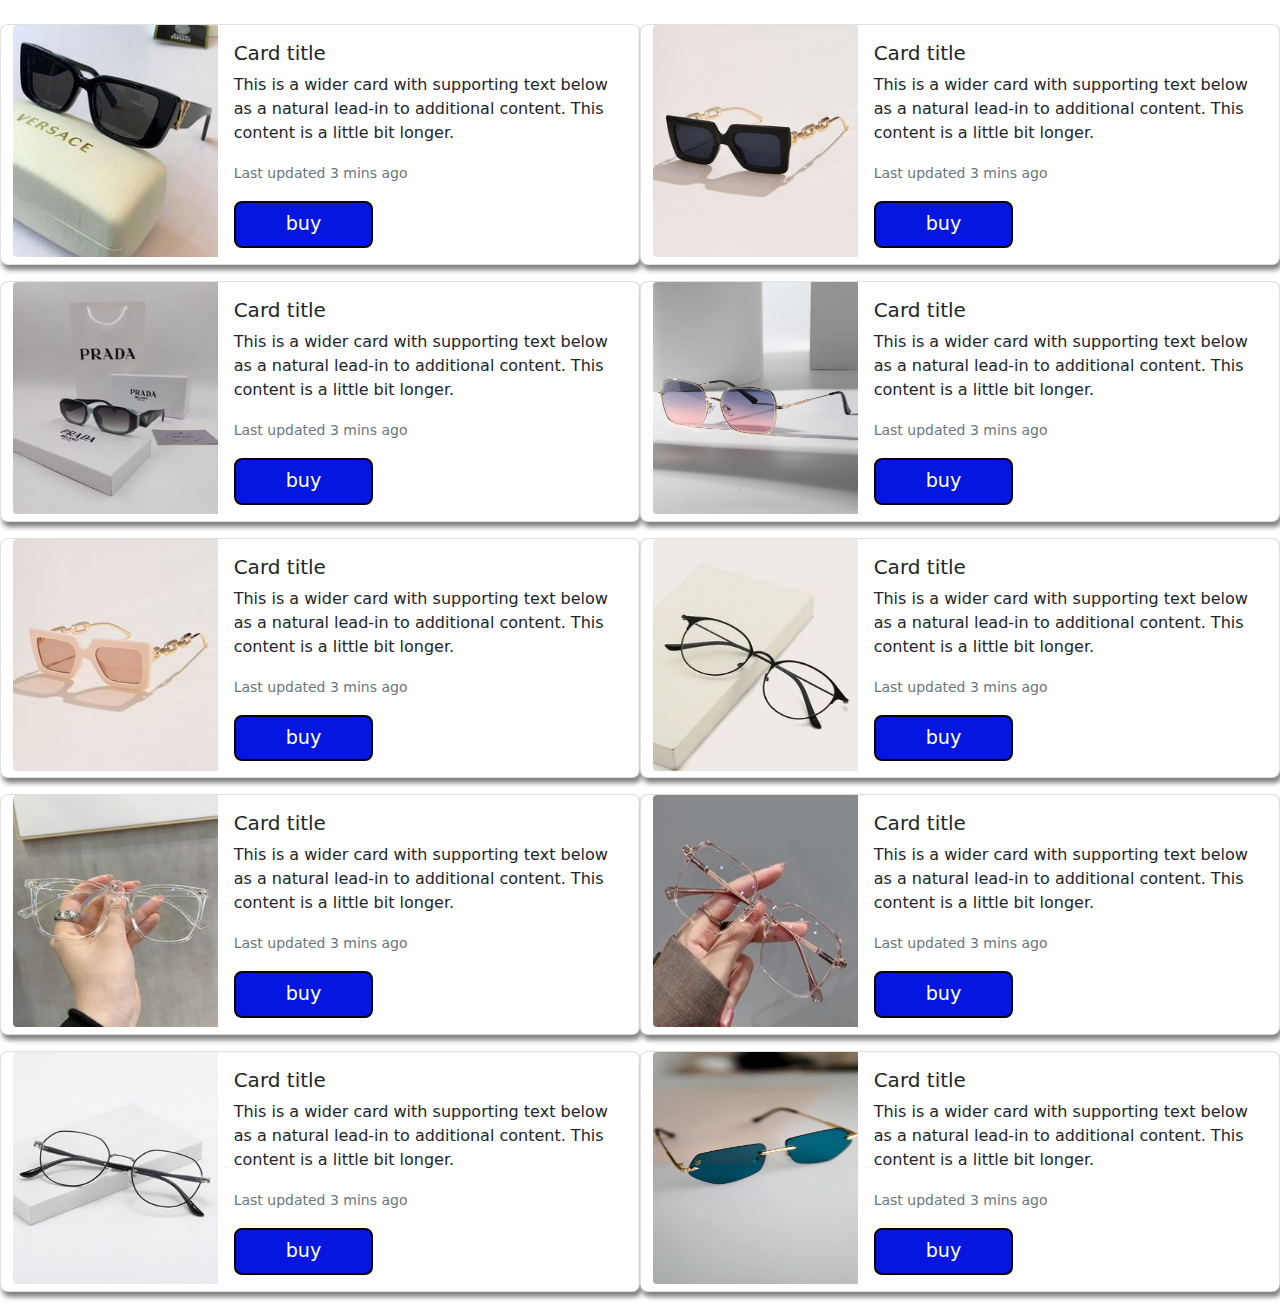
<file: page/women's glasses.html>
<!DOCTYPE html>
<html lang="en">
<head>
    <meta charset="UTF-8">
    <meta name="viewport" content="width=device-width, initial-scale=1.0">
    <title>women's glasses</title>
    <link rel="stylesheet" href="../styles/bootstrap.min.css">
    <link rel="stylesheet" href="../styles/women's glasses.css">

</head>
<body>
    <br>
  <section class="container-fluid">
    
    <div class="row">
      
    <div class="card mb-3 col-lg-6 col-md-6 col-sm-12">
      <div class="row g-0">
        <div class="col-md-4">
          <img src="../img/glasses/women's glasses/0.jpg" class="img-fluid rounded-start" alt="...">
        </div>
        <div class="col-md-8">
          <div class="card-body">
            <h5 class="card-title">Card title</h5>
            <p class="card-text">This is a wider card with supporting text below as a natural lead-in to additional content. This content is a little bit longer.</p>
            <p class="card-text"><small class="text-muted">Last updated 3 mins ago</small></p>
          <button>buy</button>
          </div>
        </div>
      </div>
      
    </div>
    
    <div class="card mb-3 col-lg-6 col-md-6 col-sm-12">
        <div class="row g-0">
          <div class="col-md-4">
            <img src="../img/glasses/women's glasses/1.jpg" class="img-fluid rounded-start" alt="...">
        </div>
          <div class="col-md-8">
            <div class="card-body">
              <h5 class="card-title">Card title</h5>
              <p class="card-text">This is a wider card with supporting text below as a natural lead-in to additional content. This content is a little bit longer.</p>
              <p class="card-text"><small class="text-muted">Last updated 3 mins ago</small></p>
            <button>buy</button>
            </div>
          </div>
        </div>
        
      </div>
      
    <div class="card mb-3 col-lg-6 col-md-6 col-sm-12">
      <div class="row g-0">
        <div class="col-md-4">
          <img src="../img/glasses/women's glasses/9.jpg" class="img-fluid rounded-start" alt="...">
        </div>
        <div class="col-md-8">
          <div class="card-body">
            <h5 class="card-title">Card title</h5>
            <p class="card-text">This is a wider card with supporting text below as a natural lead-in to additional content. This content is a little bit longer.</p>
            <p class="card-text"><small class="text-muted">Last updated 3 mins ago</small></p>
          <button>buy</button>
          </div>
        </div>
      </div>
      
    </div>
    
    <div class="card mb-3 col-lg-6 col-md-6 col-sm-12">
        <div class="row g-0">
          <div class="col-md-4">
            <img src="../img/glasses/women's glasses/8.jpg" class="img-fluid rounded-start" alt="...">
        </div>
          <div class="col-md-8">
            <div class="card-body">
              <h5 class="card-title">Card title</h5>
              <p class="card-text">This is a wider card with supporting text below as a natural lead-in to additional content. This content is a little bit longer.</p>
              <p class="card-text"><small class="text-muted">Last updated 3 mins ago</small></p>
            <button>buy</button>
            </div>
          </div>
        </div>
        
      </div>
      
    <div class="card mb-3 col-lg-6 col-md-6 col-sm-12">
      <div class="row g-0">
        <div class="col-md-4">
          <img src="../img/glasses/women's glasses/7.jpg" class="img-fluid rounded-start" alt="...">
        </div>
        <div class="col-md-8">
          <div class="card-body">
            <h5 class="card-title">Card title</h5>
            <p class="card-text">This is a wider card with supporting text below as a natural lead-in to additional content. This content is a little bit longer.</p>
            <p class="card-text"><small class="text-muted">Last updated 3 mins ago</small></p>
          <button>buy</button>
          </div>
        </div>
      </div>
      
    </div>
    
    <div class="card mb-3 col-lg-6 col-md-6 col-sm-12">
        <div class="row g-0">
          <div class="col-md-4">
            <img src="../img/glasses/women's glasses/6.jpg" class="img-fluid rounded-start" alt="...">
        </div>
          <div class="col-md-8">
            <div class="card-body">
              <h5 class="card-title">Card title</h5>
              <p class="card-text">This is a wider card with supporting text below as a natural lead-in to additional content. This content is a little bit longer.</p>
              <p class="card-text"><small class="text-muted">Last updated 3 mins ago</small></p>
            <button>buy</button>
            </div>
          </div>
        </div>
        
      </div>
      
    <div class="card mb-3 col-lg-6 col-md-6 col-sm-12">
      <div class="row g-0">
        <div class="col-md-4">
          <img src="../img/glasses/women's glasses/5.jpg" class="img-fluid rounded-start" alt="...">
        </div>
        <div class="col-md-8">
          <div class="card-body">
            <h5 class="card-title">Card title</h5>
            <p class="card-text">This is a wider card with supporting text below as a natural lead-in to additional content. This content is a little bit longer.</p>
            <p class="card-text"><small class="text-muted">Last updated 3 mins ago</small></p>
          <button>buy</button>
          </div>
        </div>
      </div>
      
    </div>
    
    <div class="card mb-3 col-lg-6 col-md-6 col-sm-12">
        <div class="row g-0">
          <div class="col-md-4">
            <img src="../img/glasses/women's glasses/4.jpg" class="img-fluid rounded-start" alt="...">
        </div>
          <div class="col-md-8">
            <div class="card-body">
              <h5 class="card-title">Card title</h5>
              <p class="card-text">This is a wider card with supporting text below as a natural lead-in to additional content. This content is a little bit longer.</p>
              <p class="card-text"><small class="text-muted">Last updated 3 mins ago</small></p>
            <button>buy</button>
            </div>
          </div>
        </div>
        
      </div>
      
    <div class="card mb-3 col-lg-6 col-md-6 col-sm-12">
      <div class="row g-0">
        <div class="col-md-4">
          <img src="../img/glasses/women's glasses/3.jpg" class="img-fluid rounded-start" alt="...">
        </div>
        <div class="col-md-8">
          <div class="card-body">
            <h5 class="card-title">Card title</h5>
            <p class="card-text">This is a wider card with supporting text below as a natural lead-in to additional content. This content is a little bit longer.</p>
            <p class="card-text"><small class="text-muted">Last updated 3 mins ago</small></p>
          <button>buy</button>
          </div>
        </div>
      </div>
      
    </div>
    
    <div class="card mb-3 col-lg-6 col-md-6 col-sm-12">
        <div class="row g-0">
          <div class="col-md-4">
            <img src="../img/glasses/women's glasses/2.jpg" class="img-fluid rounded-start" alt="...">
        </div>
          <div class="col-md-8">
            <div class="card-body">
              <h5 class="card-title">Card title</h5>
              <p class="card-text">This is a wider card with supporting text below as a natural lead-in to additional content. This content is a little bit longer.</p>
              <p class="card-text"><small class="text-muted">Last updated 3 mins ago</small></p>
            <button>buy</button>
            </div>
          </div>
        </div>
        
      </div>
      
    </div>
  </section>
    <script src="../js/popper.min.js"></script>
    <script src="../js/bootstrap.min.js"></script>
</body>
</html>
</file>
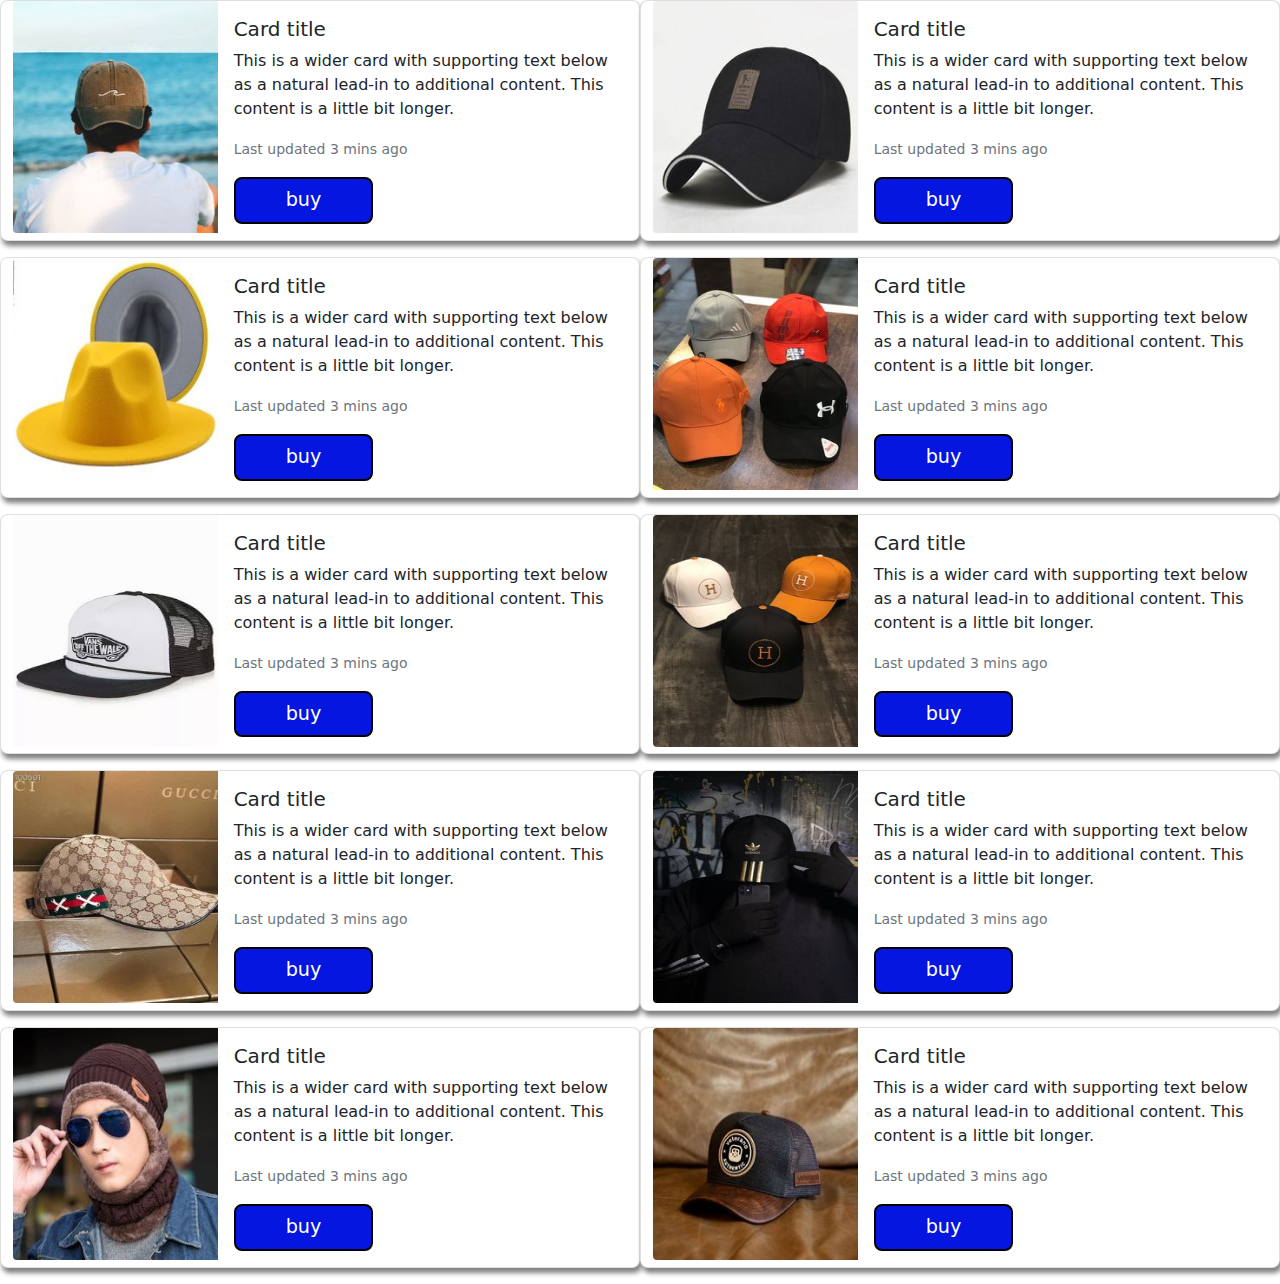
<file: page/Youth cap.html>
<!DOCTYPE html>
<html lang="en">
<head>
    <meta charset="UTF-8">
    <meta name="viewport" content="width=, initial-scale=1.0">
    <title>Youth cap </title>
    <link rel="stylesheet" href="../styles/bootstrap.min.css">
    <link rel="stylesheet" href="../styles/Youth cap.css">

</head>
<body>
    
    
  <section class="container-fluid">
    
    <div class="row">
      
    <div class="card mb-3 col-lg-6 col-md-6 col-sm-12">
      <div class="row g-0">
        <div class="col-md-4">
          <img src="../img/cap/Youth cap/0.jpg" class="img-fluid rounded-start" alt="...">
        </div>
        <div class="col-md-8">
          <div class="card-body">
            <h5 class="card-title">Card title</h5>
            <p class="card-text">This is a wider card with supporting text below as a natural lead-in to additional content. This content is a little bit longer.</p>
            <p class="card-text"><small class="text-muted">Last updated 3 mins ago</small></p>
          <button>buy</button>
          </div>
        </div>
      </div>
      
    </div>
    
    <div class="card mb-3 col-lg-6 col-md-6 col-sm-12">
      <div class="row g-0">
        <div class="col-md-4">
          <img src="../img/cap/Youth cap/1.jpg" class="img-fluid rounded-start" alt="...">
        </div>
        <div class="col-md-8">
          <div class="card-body">
            <h5 class="card-title">Card title</h5>
            <p class="card-text">This is a wider card with supporting text below as a natural lead-in to additional content. This content is a little bit longer.</p>
            <p class="card-text"><small class="text-muted">Last updated 3 mins ago</small></p>
          <button>buy</button>
          </div>
        </div>
      </div>
      
    </div>
     
    <div class="card mb-3 col-lg-6 col-md-6 col-sm-12">
      <div class="row g-0">
        <div class="col-md-4">
          <img src="../img/cap/Youth cap/9.jpg" class="img-fluid rounded-start" alt="...">
        </div>
        <div class="col-md-8">
          <div class="card-body">
            <h5 class="card-title">Card title</h5>
            <p class="card-text">This is a wider card with supporting text below as a natural lead-in to additional content. This content is a little bit longer.</p>
            <p class="card-text"><small class="text-muted">Last updated 3 mins ago</small></p>
          <button>buy</button>
          </div>
        </div>
      </div>
      
    </div>
    
    <div class="card mb-3 col-lg-6 col-md-6 col-sm-12">
      <div class="row g-0">
        <div class="col-md-4">
          <img src="../img/cap/Youth cap/8.jpg" class="img-fluid rounded-start" alt="...">
        </div>
        <div class="col-md-8">
          <div class="card-body">
            <h5 class="card-title">Card title</h5>
            <p class="card-text">This is a wider card with supporting text below as a natural lead-in to additional content. This content is a little bit longer.</p>
            <p class="card-text"><small class="text-muted">Last updated 3 mins ago</small></p>
          <button>buy</button>
          </div>
        </div>
      </div>
      
    </div>
     
    <div class="card mb-3 col-lg-6 col-md-6 col-sm-12">
      <div class="row g-0">
        <div class="col-md-4">
          <img src="../img/cap/Youth cap/7.jpg" class="img-fluid rounded-start" alt="...">
        </div>
        <div class="col-md-8">
          <div class="card-body">
            <h5 class="card-title">Card title</h5>
            <p class="card-text">This is a wider card with supporting text below as a natural lead-in to additional content. This content is a little bit longer.</p>
            <p class="card-text"><small class="text-muted">Last updated 3 mins ago</small></p>
          <button>buy</button>
          </div>
        </div>
      </div>
      
    </div>
    
    <div class="card mb-3 col-lg-6 col-md-6 col-sm-12">
      <div class="row g-0">
        <div class="col-md-4">
          <img src="../img/cap/Youth cap/6.jpg" class="img-fluid rounded-start" alt="...">
        </div>
        <div class="col-md-8">
          <div class="card-body">
            <h5 class="card-title">Card title</h5>
            <p class="card-text">This is a wider card with supporting text below as a natural lead-in to additional content. This content is a little bit longer.</p>
            <p class="card-text"><small class="text-muted">Last updated 3 mins ago</small></p>
          <button>buy</button>
          </div>
        </div>
      </div>
      
    </div>
     
    <div class="card mb-3 col-lg-6 col-md-6 col-sm-12">
      <div class="row g-0">
        <div class="col-md-4">
          <img src="../img/cap/Youth cap/5.jpg" class="img-fluid rounded-start" alt="...">
        </div>
        <div class="col-md-8">
          <div class="card-body">
            <h5 class="card-title">Card title</h5>
            <p class="card-text">This is a wider card with supporting text below as a natural lead-in to additional content. This content is a little bit longer.</p>
            <p class="card-text"><small class="text-muted">Last updated 3 mins ago</small></p>
          <button>buy</button>
          </div>
        </div>
      </div>
      
    </div>
    
    <div class="card mb-3 col-lg-6 col-md-6 col-sm-12">
      <div class="row g-0">
        <div class="col-md-4">
          <img src="../img/cap/Youth cap/4.jpg" class="img-fluid rounded-start" alt="...">
        </div>
        <div class="col-md-8">
          <div class="card-body">
            <h5 class="card-title">Card title</h5>
            <p class="card-text">This is a wider card with supporting text below as a natural lead-in to additional content. This content is a little bit longer.</p>
            <p class="card-text"><small class="text-muted">Last updated 3 mins ago</small></p>
          <button>buy</button>
          </div>
        </div>
      </div>
      
    </div>
     
    <div class="card mb-3 col-lg-6 col-md-6 col-sm-12">
      <div class="row g-0">
        <div class="col-md-4">
          <img src="../img/cap/Youth cap/3.jpg" class="img-fluid rounded-start" alt="...">
        </div>
        <div class="col-md-8">
          <div class="card-body">
            <h5 class="card-title">Card title</h5>
            <p class="card-text">This is a wider card with supporting text below as a natural lead-in to additional content. This content is a little bit longer.</p>
            <p class="card-text"><small class="text-muted">Last updated 3 mins ago</small></p>
          <button>buy</button>
          </div>
        </div>
      </div>
      
    </div>
    
    <div class="card mb-3 col-lg-6 col-md-6 col-sm-12">
      <div class="row g-0">
        <div class="col-md-4">
          <img src="../img/cap/Youth cap/2.jpg" class="img-fluid rounded-start" alt="...">
        </div>
        <div class="col-md-8">
          <div class="card-body">
            <h5 class="card-title">Card title</h5>
            <p class="card-text">This is a wider card with supporting text below as a natural lead-in to additional content. This content is a little bit longer.</p>
            <p class="card-text"><small class="text-muted">Last updated 3 mins ago</small></p>
          <button>buy</button>
          </div>
        </div>
      </div>
      
    </div>
    
      

   
    </div>
  </section>


  
<script src="../js/popper.min.js"></script>
<script  src="../js/bootstrap.min.js"></script>

    
</body>
</html>
</file>
<file: styles/Accessories.css>
*{
    margin: 0%;
    padding: 0%;
    box-sizing: border-box;
    font-family: Arial, sans-serif;
}


.navbar-brand{
    color: black;
    font-size: 30px;

}
.nav-link{
    color: rgb(0, 0, 0);

}
.dropdown-menu{
    background-color: #546dff;
    color: #000000;
}
.dropdown-item{
    font-size: 30px;
    transition: all .3s ease;
}


.nav-item{
    
    padding: 0 10px;
    font-size: 25px;
    font-family:Georgia, 'Times New Roman', Times, serif
}
.navbar {
    background-color: rgb(167, 167, 167);
    box-shadow: 0px 7px 31px 5px #000000;
    position: fixed; /* لجعل الشريط ثابتًا */
    width: 100%; /* لجعله بعرض الصفحة بالكامل */
    z-index: 1000; /* لضمان أن الشريط يظهر فوق المحتوى الآخر */
}
.section1{
    width: 100vh;
    
    
}
img{
    width: 700px;
    height: 400px;
    margin: 20px 10px;
    box-shadow: 0px 0px 8px 2px #a8a8a8;

}
body {
    display: flex;
    flex-wrap: wrap;
    gap: 20px; /* المسافة اللي عاوزها بين كل جزء */
    background-color: blue;

  }
  
  .section1 {
    margin-bottom: 10px;
    margin-top: 80px;
    margin-right: 20px;
    box-sizing: border-box;
  }
  
  @media (min-width: 674px) and (max-width: 1331px) {
    
 
body {
    display: flex;
    justify-content: center;
    align-items: center;
    background-color: blue;
  }
    
.navbar {
    background-color: rgb(167, 167, 167);
    box-shadow: 0px 7px 31px 5px #000000;
    position: fixed; 
    width: 100%; 
    left: 0%;
    top: 0%;
    z-index: 1000;
}
    
  }
</file>
<file: styles/boy bags.CSS>
.card{
    box-shadow: 2px 5px 5px grey;
    border-radius: 8px; 

}



.card:hover{
    background-color: gray;
}


.img-fluid{
    height: 232px;
    width: 236px;
}

button{
    padding: 7px 50px ;
    align-items: center;
    background-color: rgb(4, 22, 223);
    color: rgb(255, 255, 255);
    border: 2px solid black;
    border-radius: 8px;
    font-size: larger;

}
button:active{
    background-color: rgb(0, 0, 0)
    
}
</file>
<file: styles/Girls bags.css>
.card{
    box-shadow: 2px 5px 5px grey;
    border-radius: 8px; 

}



.card:hover{
    background-color: gray;
}


.img-fluid{
    height: 232px;
    width: 236px;
}

button{
    padding: 7px 50px ;
    align-items: center;
    background-color: rgb(4, 22, 223);
    color: rgb(255, 255, 255);
    border: 2px solid black;
    border-radius: 8px;
    font-size: larger;

}
button:active{
    background-color: rgb(0, 0, 0)
    
}
</file>
<file: styles/Shoulder bags.css>
.card{
    box-shadow: 2px 5px 5px grey;
    border-radius: 8px; 

}



.card:hover{
    background-color: gray;
}


.img-fluid{
    height: 232px;
    width: 236px;
}

button{
    padding: 7px 50px ;
    align-items: center;
    background-color: rgb(4, 22, 223);
    color: rgb(255, 255, 255);
    border: 2px solid black;
    border-radius: 8px;
    font-size: larger;

}
button:active{
    background-color: rgb(0, 0, 0)
    
}
</file>
<file: styles/Wall clocks.css>
body{
    background-color: rgb(193, 183, 183);
}

.card{
    display: inline-flex;
    justify-content: space-around;
    width: 300px;
    margin-top: 20px;
    border: 3px solid black;
    border-radius: 8px;
}
img {
    width: 200px;
    height: 300px;
}
</file>
<file: styles/Youth cap.css>
.card{
    box-shadow: 2px 5px 5px grey;
    border-radius: 8px; 

}



.card:hover{
    background-color: gray;
}


.img-fluid{
    height: 232px;
    width: 236px;
}

button{
    padding: 7px 50px ;
    align-items: center;
    background-color: rgb(4, 22, 223);
    color: rgb(255, 255, 255);
    border: 2px solid black;
    border-radius: 8px;
    font-size: larger;

}
button:active{
    background-color: rgb(0, 0, 0)
    
}
</file>
